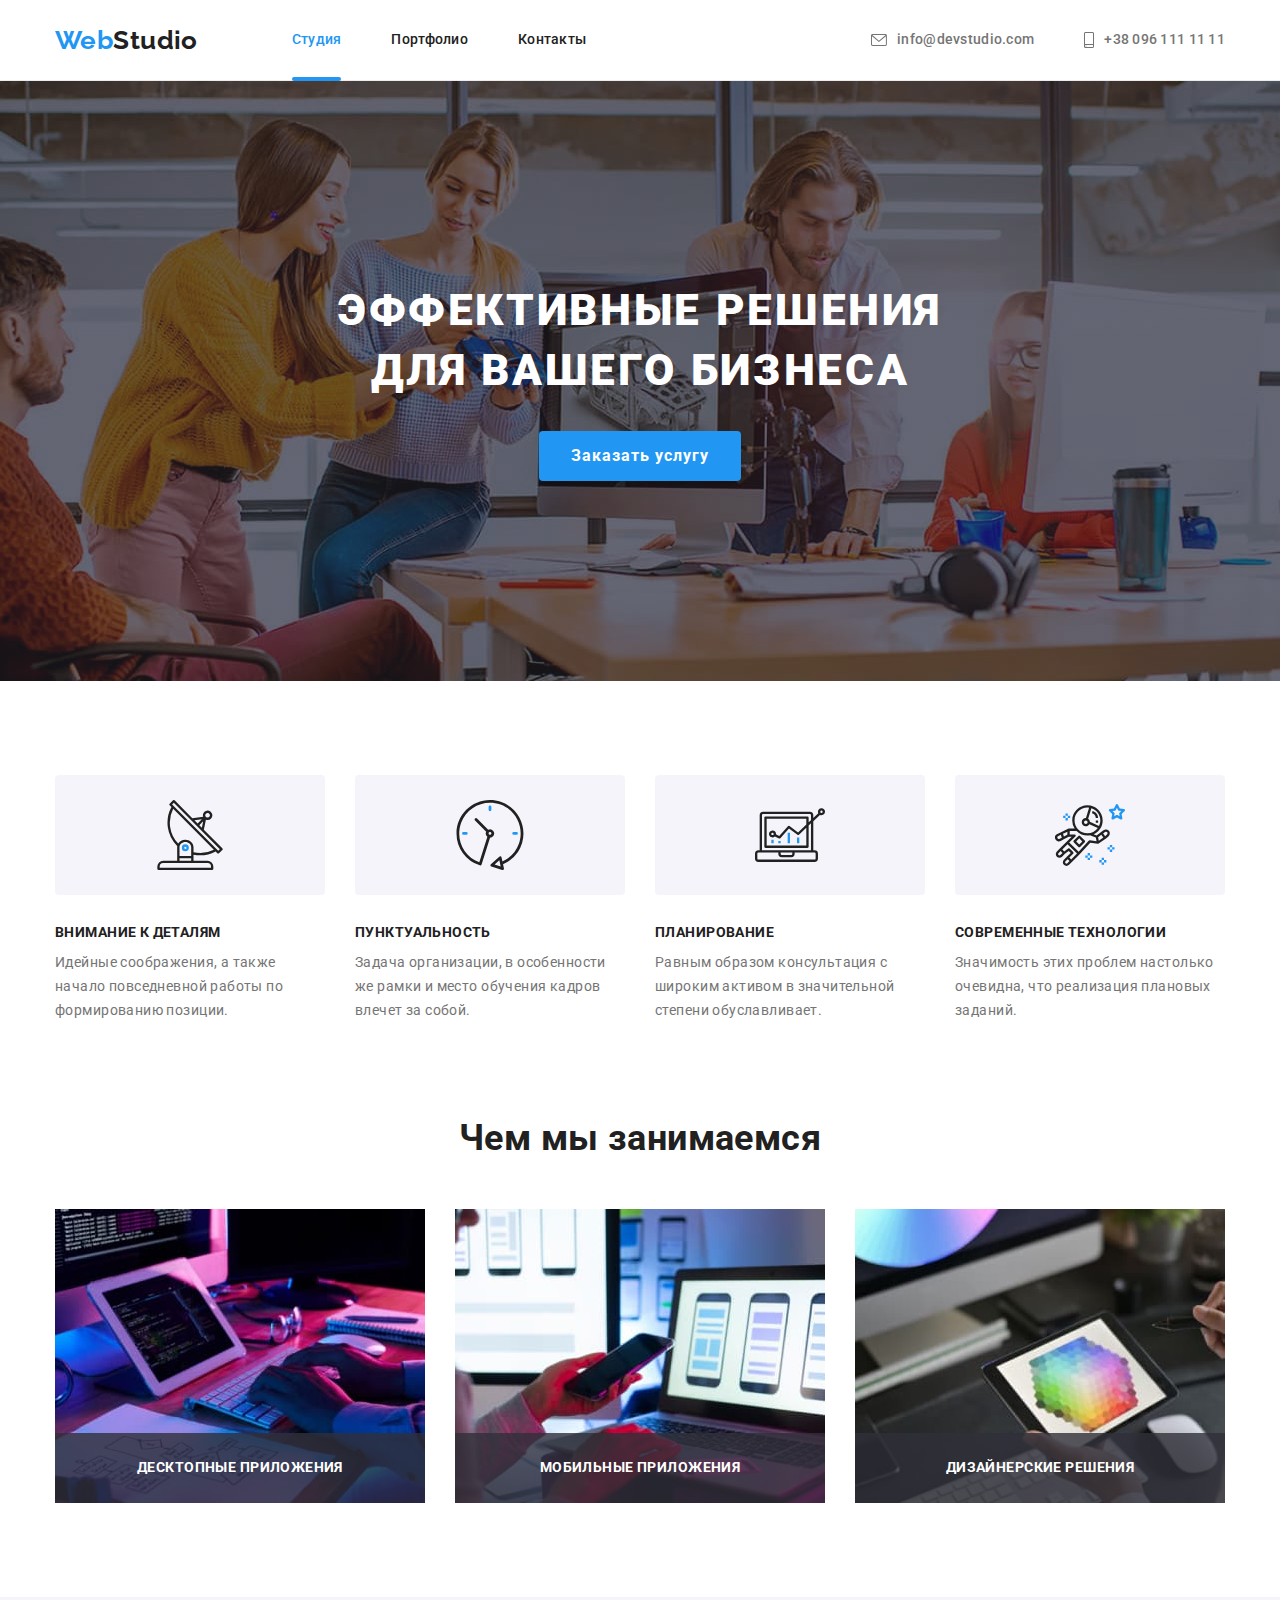
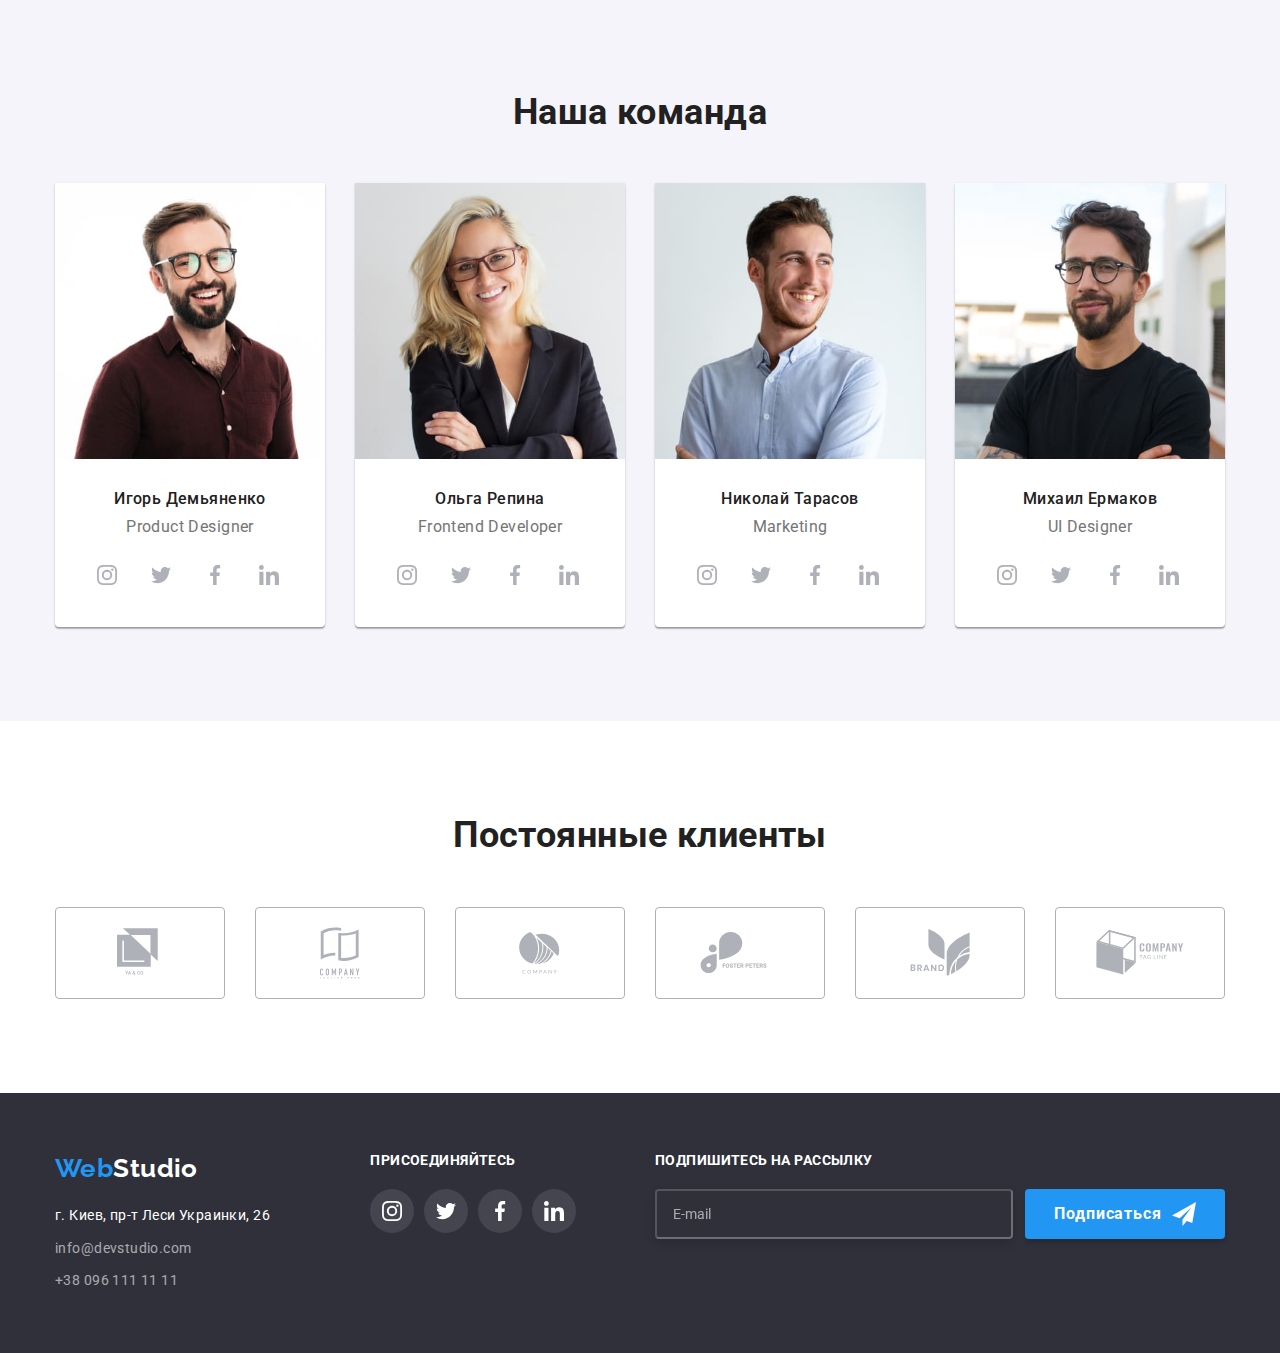
<file: index.html>
<!DOCTYPE html>
<html lang="ru">
  <head>
    <meta charset="UTF-8" />
    <meta name="viewport" content="width=device-width, initial-scale=1.0" />
    <link
      href="https://fonts.googleapis.com/css2?family=Raleway:wght@700&family=Roboto:wght@400;500;700;900&display=swap"
      rel="stylesheet"
    />
    <link
      rel="stylesheet"
      href="https://cdnjs.cloudflare.com/ajax/libs/modern-normalize/1.0.0/modern-normalize.min.css"
    />
    <link rel="stylesheet" href="./css/styles.min.css" />
    <title>WebStudio</title>
  </head>
  <body>
    <!--Header-->
    <header class="header">
      <div class="container">
        <a class="logo" href="./index.html"
          ><span class="logo__text">Web</span>Studio</a
        >
        <button class="logo__button" type="button" data-menu-button>
          <svg class="logo__icon" width="40" height="40">
            <use class="icon-menu" href="./images/icons.svg#icon-menu"></use>
            <use class="icon-cross" href="./images/icons.svg#icon-closeM"></use>
          </svg>
        </button>
        <div class="header-content">
          <nav class="main-nav">
            <ul class="nav-list list">
              <li class="nav-list__item nav-list__item--current">
                <a class="nav-list__link link" href="./index.html">Студия</a>
              </li>
              <li class="nav-list__item">
                <a class="nav-list__link link" href="./portfolio.html"
                  >Портфолио</a
                >
              </li>
              <li class="nav-list__item">
                <a class="nav-list__link link" href="">Контакты</a>
              </li>
            </ul>
          </nav>
          <ul class="list contact-list">
            <li class="contact-list__item">
              <a
                class="contact-list__link link"
                href="mailto:info@devstudio.com"
              >
                <svg class="contact-list__icon icon" width="16" height="12">
                  <use href="./images/icons.svg#icon-envelope"></use>
                </svg>
                info@devstudio.com
              </a>
            </li>
            <li class="contact-list__item">
              <a class="contact-list__link link" href="tel:+380961111111">
                <svg class="contact-list__icon icon" width="10" height="16">
                  <use href="./images/icons.svg#icon-smartphone"></use>
                </svg>
                +38 096 111 11 11</a
              >
            </li>
          </ul>
        </div>
        <div class="mobile-menu" data-menu>
          <ul class="mobile-menu__nav list">
            <li class="mobile-menu__item mobile-menu__item--current">
              <a class="link" href="./index.html">Студия</a>
            </li>
            <li class="mobile-menu__item">
              <a class="link" href="./portfolio.html">Портфолио</a>
            </li>
            <li class="mobile-menu__item">
              <a class="link" href="">Контакты</a>
            </li>
          </ul>
          <div>
            <ul class="mobile-menu__contacts list">
              <li class="mobile-menu__item">
                <a class="mobile-menu__phone-num link" href="tel:+380961111111"
                  >+38 096 111 11 11</a
                >
              </li>
              <li class="mobile-menu__item">
                <a class="link" href="mailto:info@devstudio.com"
                  >info@devstudio.com</a
                >
              </li>
            </ul>
            <ul class="mobile-menu__social list">
              <li class="item">
                <a class="link" href="">Instagram</a
                ><span class="mobile-menu__social-line">|</span>
              </li>
              <li class="item">
                <a class="link" href="">Twitter</a
                ><span class="mobile-menu__social-line">|</span>
              </li>
              <li class="item">
                <a class="link" href="">Facebook</a
                ><span class="mobile-menu__social-line">|</span>
              </li>
              <li class="item"><a class="link" href="">LinkedIn</a></li>
            </ul>
          </div>
        </div>
      </div>
    </header>

    <main>
      <!--Hero-->
      <section class="hero section overlay-hero">
        <div class="container">
          <h1 class="hero__title">Эффективные решения для вашего бизнеса</h1>
          <button class="hero__button" data-modal-open type="button">
            Заказать услугу
          </button>
          <div class="backdrop is-hidden" data-modal>
            <div class="modal">
              <form class="modal-content">
                <p class="modal-content__title">
                  Оставьте свои данные, мы вам перезвоним
                </p>
                <label class="modal-content__label"
                  >Имя
                  <input class="modal-content__input" type="text" name="name" />
                  <svg class="modal-content__icon" width="18" height="18">
                    <use href="./images/icons.svg#person-black"></use>
                  </svg>
                </label>

                <label class="modal-content__label">
                  Телефон
                  <input
                    class="modal-content__input"
                    type="tel"
                    name="phone-number"
                  />
                  <svg class="modal-content__icon" width="18" height="18">
                    <use href="./images/icons.svg#phone-black"></use>
                  </svg>
                </label>

                <label class="modal-content__label"
                  >Почта
                  <input
                    class="modal-content__input"
                    type="email"
                    name="email"
                  />
                  <svg class="modal-content__icon" width="18" height="18">
                    <use href="./images/icons.svg#email-black"></use>
                  </svg>
                </label>

                <label for="modal-content-comment" class="modal-content__label"
                  >Комментарий
                  <textarea
                    class="modal-content__input"
                    name="comment"
                    id="modal-content-comment"
                    rows="6"
                    placeholder="Введите текст"
                  >
                  </textarea>
                </label>

                <label class="modal-content__checkbox-label">
                  <input class="modal-content__checkbox" type="checkbox" />
                  <span class="modal-content__checkbox-icon"></span> Соглашаюсь
                  с рассылкой и принимаю
                  <a class="modal-content__checkbox-link" href=""
                    >Условия договора</a
                  >
                </label>
                <button class="modal-content__submit-button" type="submit">
                  Отправить
                </button>
              </form>
              <button
                class="modal-content__close-button"
                data-modal-close
                type="button"
              >
                <svg
                  class="modal-content__close-button-icon"
                  width="18"
                  height="18"
                >
                  <use href="./images/icons.svg#icon-close"></use>
                </svg>
              </button>
            </div>
          </div>
        </div>
      </section>

      <!--features-->
      <section class="features section">
        <div class="container">
          <h2 class="visually-hidden">Особенности</h2>
          <ul class="features__list list">
            <li class="features__item">
              <div class="features__icon-bg">
                <svg class="features__icon" width="70" height="70">
                  <use href="./images/icons.svg#icon-antenna"></use>
                </svg>
              </div>
              <h3 class="features__title">Внимание к деталям</h3>
              <p>
                Идейные соображения, а также начало повседневной работы по
                формированию позиции.
              </p>
            </li>
            <li class="features__item">
              <div class="features__icon-bg">
                <svg class="features__icon" width="70" height="70">
                  <use href="./images/icons.svg#icon-clock"></use>
                </svg>
              </div>
              <h3 class="features__title">Пунктуальность</h3>
              <p>
                Задача организации, в особенности же рамки и место обучения
                кадров влечет за собой.
              </p>
            </li>
            <li class="features__item">
              <div class="features__icon-bg">
                <svg class="features__icon" width="70" height="70">
                  <use href="./images/icons.svg#icon-diagram"></use>
                </svg>
              </div>
              <h3 class="features__title">Планирование</h3>
              <p>
                Равным образом консультация с широким активом в значительной
                степени обуславливает.
              </p>
            </li>
            <li class="features__item">
              <div class="features__icon-bg">
                <svg class="features__icon" width="70" height="70">
                  <use href="./images/icons.svg#icon-astronaut"></use>
                </svg>
              </div>
              <h3 class="features__title">Современные технологии</h3>
              <p>
                Значимость этих проблем настолько очевидна, что реализация
                плановых заданий.
              </p>
            </li>
          </ul>
        </div>
      </section>

      <!--What are we doing-->
      <section class="occupation">
        <div class="container">
          <h2 class="occupation__title">Чем мы занимаемся</h2>
          <ul class="occupation__list list">
            <li class="occupation__item">
              <img
                srcset="
                  ./images/we-doing/we-do1-370.jpg 1x,
                  ./images/we-doing/we-do1-740.jpg 2x
                "
                src="./images/we-doing/we-do1-370.jpg"
                alt="Разработка"
                width="370"
              />
              <div class="occupation__text">
                <p>Десктопные приложения</p>
              </div>
            </li>
            <li class="occupation__item">
              <img
                srcset="
                  ./images/we-doing/we-do2-370.jpg 1x,
                  ./images/we-doing/we-do2-740.jpg 2x
                "
                src="./images/we-doing/we-do2-370.jpg"
                alt="Планирование"
                width="370"
              />
              <div class="occupation__text">
                <p>Мобильные приложения</p>
              </div>
            </li>
            <li class="occupation__item">
              <img
                srcset="
                  ./images/we-doing/we-do3-370.jpg 1x,
                  ./images/we-doing/we-do3-740.jpg 2x
                "
                src="./images/we-doing/we-do3-370.jpg"
                alt="Дизайн"
                width="370"
              />
              <div class="occupation__text">
                <p>Дизайнерские решения</p>
              </div>
            </li>
          </ul>
        </div>
      </section>

      <!--Our Team-->
      <section class="team section">
        <div class="container">
          <h2 class="team__title">Наша команда</h2>
          <ul class="team__list list">
            <li class="team-item">
              <img
                srcset="
                  ./images/team/ProductDesigner-450.jpg 1x,
                  ./images/team/ProductDesigner-900.jpg 2x
                "
                src="./images/team/ProductDesigner-450.jpg"
                alt="Фото дезайнера продукта Игоря Демьяненко"
                width="270"
              />
              <h3 class="team-item__title">Игорь Демьяненко</h3>
              <p class="team-item__text">Product Designer</p>
              <ul class="social-net list">
                <li class="social-net__item">
                  <a
                    class="social-net__link"
                    href=""
                    aria-label="Ссилка на instagram"
                    rel="noopener noreferrer nofollow"
                    target="_blank"
                  >
                    <svg class="social-net__icon" width="20" height="20">
                      <use href="./images/icons.svg#icon-instagram"></use>
                    </svg>
                  </a>
                </li>
                <li class="social-net__item">
                  <a
                    class="social-net__link"
                    href=""
                    aria-label="Ссилка на twitter"
                    rel="noopener noreferrer nofollow"
                    target="_blank"
                  >
                    <svg class="social-net__icon" width="20" height="20">
                      <use href="./images/icons.svg#icon-twitter"></use>
                    </svg>
                  </a>
                </li>
                <li class="social-net__item">
                  <a
                    class="social-net__link"
                    href=""
                    aria-label="Ссилка на facebook"
                    rel="noopener noreferrer nofollow"
                    target="_blank"
                  >
                    <svg class="social-net__icon" width="20" height="20">
                      <use href="./images/icons.svg#icon-facebook"></use>
                    </svg>
                  </a>
                </li>
                <li class="social-net__item">
                  <a
                    class="social-net__link"
                    href=""
                    aria-label="Ссилка на linkedin"
                    rel="noopener noreferrer nofollow"
                    target="_blank"
                  >
                    <svg class="social-net__icon" width="20" height="20">
                      <use href="./images/icons.svg#icon-linkedin"></use>
                    </svg>
                  </a>
                </li>
              </ul>
            </li>
            <li class="team-item">
              <img
                srcset="
                  ./images/team/FrontendDeveloper-450.jpg 1x,
                  ./images/team/FrontendDeveloper-900.jpg 2x
                "
                src="./images/team/FrontendDeveloper-450.jpg"
                alt="Фото фронтенд разработчика Ольги Репиной"
                width="270"
              />
              <h3 class="team-item__title">Ольга Репина</h3>
              <p class="team-item__text">Frontend Developer</p>
              <ul class="social-net list">
                <li class="social-net__item">
                  <a
                    class="social-net__link"
                    href=""
                    aria-label="Ссилка на instagram"
                    rel="noopener noreferrer nofollow"
                    target="_blank"
                  >
                    <svg class="social-net__icon" width="20" height="20">
                      <use href="./images/icons.svg#icon-instagram"></use>
                    </svg>
                  </a>
                </li>
                <li class="social-net__item">
                  <a
                    class="social-net__link"
                    href=""
                    aria-label="Ссилка на twitter"
                    rel="noopener noreferrer nofollow"
                    target="_blank"
                  >
                    <svg class="social-net__icon" width="20" height="20">
                      <use href="./images/icons.svg#icon-twitter"></use>
                    </svg>
                  </a>
                </li>
                <li class="social-net__item">
                  <a
                    class="social-net__link"
                    href=""
                    aria-label="Ссилка на facebook"
                    rel="noopener noreferrer nofollow"
                    target="_blank"
                  >
                    <svg class="social-net__icon" width="20" height="20">
                      <use href="./images/icons.svg#icon-facebook"></use>
                    </svg>
                  </a>
                </li>
                <li class="social-net__item">
                  <a
                    class="social-net__link"
                    href=""
                    aria-label="Ссилка на linkedin"
                    rel="noopener noreferrer nofollow"
                    target="_blank"
                  >
                    <svg class="social-net__icon" width="20" height="20">
                      <use href="./images/icons.svg#icon-linkedin"></use>
                    </svg>
                  </a>
                </li>
              </ul>
            </li>
            <li class="team-item">
              <img
                srcset="
                  ./images/team/Marketing-450.jpg 1x,
                  ./images/team/Marketing-900.jpg 2x
                "
                src="./images/team/Marketing-450.jpg"
                alt="Фото маркетолога Николая Тарасова"
                width="270"
              />
              <h3 class="team-item__title">Николай Тарасов</h3>
              <p class="team-item__text">Marketing</p>

              <ul class="social-net list">
                <li class="social-net__item">
                  <a
                    class="social-net__link"
                    href=""
                    aria-label="Ссилка на instagram"
                    rel="noopener noreferrer nofollow"
                    target="_blank"
                  >
                    <svg class="social-net__icon" width="20" height="20">
                      <use href="./images/icons.svg#icon-instagram"></use>
                    </svg>
                  </a>
                </li>
                <li class="social-net__item">
                  <a
                    class="social-net__link"
                    href=""
                    aria-label="Ссилка на twitter"
                    rel="noopener noreferrer nofollow"
                    target="_blank"
                  >
                    <svg class="social-net__icon" width="20" height="20">
                      <use href="./images/icons.svg#icon-twitter"></use>
                    </svg>
                  </a>
                </li>
                <li class="social-net__item">
                  <a
                    class="social-net__link"
                    href=""
                    aria-label="Ссилка на facebook"
                    rel="noopener noreferrer nofollow"
                    target="_blank"
                  >
                    <svg class="social-net__icon" width="20" height="20">
                      <use href="./images/icons.svg#icon-facebook"></use>
                    </svg>
                  </a>
                </li>
                <li class="social-net__item">
                  <a
                    class="social-net__link"
                    href=""
                    aria-label="Ссилка на linkedin"
                    rel="noopener noreferrer nofollow"
                    target="_blank"
                  >
                    <svg class="social-net__icon" width="20" height="20">
                      <use href="./images/icons.svg#icon-linkedin"></use>
                    </svg>
                  </a>
                </li>
              </ul>
            </li>
            <li class="team-item">
              <img
                srcset="
                  ./images/team/UiDesigner-450.jpg 1x,
                  ./images/team/UiDesigner-900.jpg 2x
                "
                src="./images/team/UiDesigner-900.jpg"
                alt="Фото Юай дизайнера Михаила Ермакова"
                width="270"
              />
              <h3 class="team-item__title">Михаил Ермаков</h3>
              <p class="team-item__text">UI Designer</p>
              <ul class="social-net list">
                <li class="social-net__item">
                  <a
                    class="social-net__link"
                    href=""
                    aria-label="Ссилка на instagram"
                    rel="noopener noreferrer nofollow"
                    target="_blank"
                  >
                    <svg class="icon" width="20" height="20">
                      <use href="./images/icons.svg#icon-instagram"></use>
                    </svg>
                  </a>
                </li>
                <li class="social-net__item">
                  <a
                    class="social-net__link"
                    href=""
                    aria-label="Ссилка на twitter"
                    rel="noopener noreferrer nofollow"
                    target="_blank"
                  >
                    <svg class="social-net__icon" width="20" height="20">
                      <use href="./images/icons.svg#icon-twitter"></use>
                    </svg>
                  </a>
                </li>
                <li class="social-net__item">
                  <a
                    class="social-net__link"
                    href=""
                    aria-label="Ссилка на facebook"
                    rel="noopener noreferrer nofollow"
                    target="_blank"
                  >
                    <svg class="social-net__icon" width="20" height="20">
                      <use href="./images/icons.svg#icon-facebook"></use>
                    </svg>
                  </a>
                </li>
                <li class="social-net__item">
                  <a
                    class="social-net__link"
                    href=""
                    aria-label="Ссилка на linkedin"
                    rel="noopener noreferrer nofollow"
                    target="_blank"
                  >
                    <svg class="social-net__icon" width="20" height="20">
                      <use href="./images/icons.svg#icon-linkedin"></use>
                    </svg>
                  </a>
                </li>
              </ul>
            </li>
          </ul>
        </div>
      </section>

      <!-- Постоянные клиенты -->

      <section class="regular-clients section">
        <div class="container">
          <h2 class="regular-clients__title">Постоянные клиенты</h2>
          <ul class="regular-clients__list list">
            <li class="regular-clients__item">
              <a
                class="regular-clients__link"
                href=""
                aria-label="Лого компании 1"
                rel="noopener noreferrer nofollow"
                target="_blank"
              >
                <svg class="regular-clients__icon" width="45" height="50">
                  <use href="./images/icons.svg#icon-logo-1"></use>
                </svg>
              </a>
            </li>
            <li class="regular-clients__item">
              <a
                class="regular-clients__link"
                href=""
                aria-label="Лого компании 2"
                rel="noopener noreferrer nofollow"
                target="_blank"
              >
                <svg class="regular-clients__icon" width="40" height="52">
                  <use href="./images/icons.svg#icon-logo-2"></use>
                </svg>
              </a>
            </li>
            <li class="regular-clients__item">
              <a
                class="regular-clients__link"
                href=""
                aria-label="Лого компании 3"
                rel="noopener noreferrer nofollow"
                target="_blank"
              >
                <svg class="regular-clients__icon" width="41" height="42">
                  <use href="./images/icons.svg#icon-logo-3"></use>
                </svg>
              </a>
            </li>
            <li class="regular-clients__item">
              <a
                class="regular-clients__link"
                href=""
                aria-label="Лого компании 4"
                rel="noopener noreferrer nofollow"
                target="_blank"
              >
                <svg class="regular-clients__icon" width="80" height="42">
                  <use href="./images/icons.svg#icon-logo-4"></use>
                </svg>
              </a>
            </li>
            <li class="regular-clients__item">
              <a
                class="regular-clients__link"
                href=""
                aria-label="Лого компании 5"
                rel="noopener noreferrer nofollow"
                target="_blank"
              >
                <svg class="regular-clients__icon" width="60" height="47">
                  <use href="./images/icons.svg#icon-logo-5"></use>
                </svg>
              </a>
            </li>
            <li class="regular-clients__item">
              <a
                class="regular-clients__link"
                href=""
                aria-label="Лого компании 6"
                rel="noopener noreferrer nofollow"
                target="_blank"
              >
                <svg class="regular-clients__icon" width="88" height="45">
                  <use href="./images/icons.svg#icon-logo-6"></use>
                </svg>
              </a>
            </li>
          </ul>
        </div>
      </section>
    </main>

    <!--Footer-->
    <footer class="footer">
      <div class="container">
        <div class="footer-content">
          <div class="contacts">
            <a class="logo logo--white" href="./index.html"
              ><span class="logo__text">Web</span>Studio</a
            >
            <address class="footer__address">
              <a
                class="link"
                href="https://goo.gl/maps/Tkrdaqp9msqu5Cb39"
                rel="noopener noreferrer nofollow"
                target="_blank"
                >г. Киев, пр-т Леси Украинки, 26</a
              >
            </address>
            <ul class="list footer__contact-list">
              <li class="footer__item">
                <a class="link" href="mailto:info@devstudio.com"
                  >info@devstudio.com</a
                >
              </li>
              <li class="footer__item">
                <a class="link" href="tel:+380961111111">+38 096 111 11 11</a>
              </li>
            </ul>
          </div>

          <div class="join">
            <h3 class="join__title">присоединяйтесь</h3>
            <ul class="join__list list">
              <li class="join__item">
                <a
                  class="join__link"
                  href=""
                  aria-label="Ссилка на instagram"
                  rel="noopener noreferrer nofollow"
                  target="_blank"
                >
                  <svg class="icon" width="20" height="20">
                    <use href="./images/icons.svg#icon-instagram"></use>
                  </svg>
                </a>
              </li>
              <li class="join__item">
                <a
                  class="join__link"
                  href=""
                  aria-label="Ссилка на twitter"
                  rel="noopener noreferrer nofollow"
                  target="_blank"
                >
                  <svg class="icon" width="20" height="20">
                    <use href="./images/icons.svg#icon-twitter"></use>
                  </svg>
                </a>
              </li>
              <li class="join__item">
                <a
                  class="join__link"
                  href=""
                  aria-label="Ссилка на facebook"
                  rel="noopener noreferrer nofollow"
                  target="_blank"
                >
                  <svg class="icon" width="20" height="20">
                    <use href="./images/icons.svg#icon-facebook"></use>
                  </svg>
                </a>
              </li>
              <li class="join__item">
                <a
                  class="join__link"
                  href=""
                  aria-label="Ссилка на linkedin"
                  rel="noopener noreferrer nofollow"
                  target="_blank"
                >
                  <svg class="icon" width="20" height="20">
                    <use href="./images/icons.svg#icon-linkedin"></use>
                  </svg>
                </a>
              </li>
            </ul>
          </div>

          <div class="form-container">
            <form class="subscribe-form">
              <div class="subscribe-container">
                <label class="subscribe-form__label" for="subsribe-email"
                  >Подпишитесь на рассылку</label
                >
                <input
                  class="subscribe-form__input"
                  type="email"
                  name="email"
                  required
                  placeholder="E-mail"
                  id="subsribe-email"
                />
              </div>
              <button class="subscribe-form__button" type="submit">
                Подписаться
                <svg class="subscribe-form__icon" width="24" height="24">
                  <use href="./images/icons.svg#icon-send"></use>
                </svg>
              </button>
            </form>
          </div>
        </div>
      </div>
    </footer>
    <script src="./js/modal.js"></script>
    <script src="./js/menu.js"></script>
  </body>
</html>
</file>
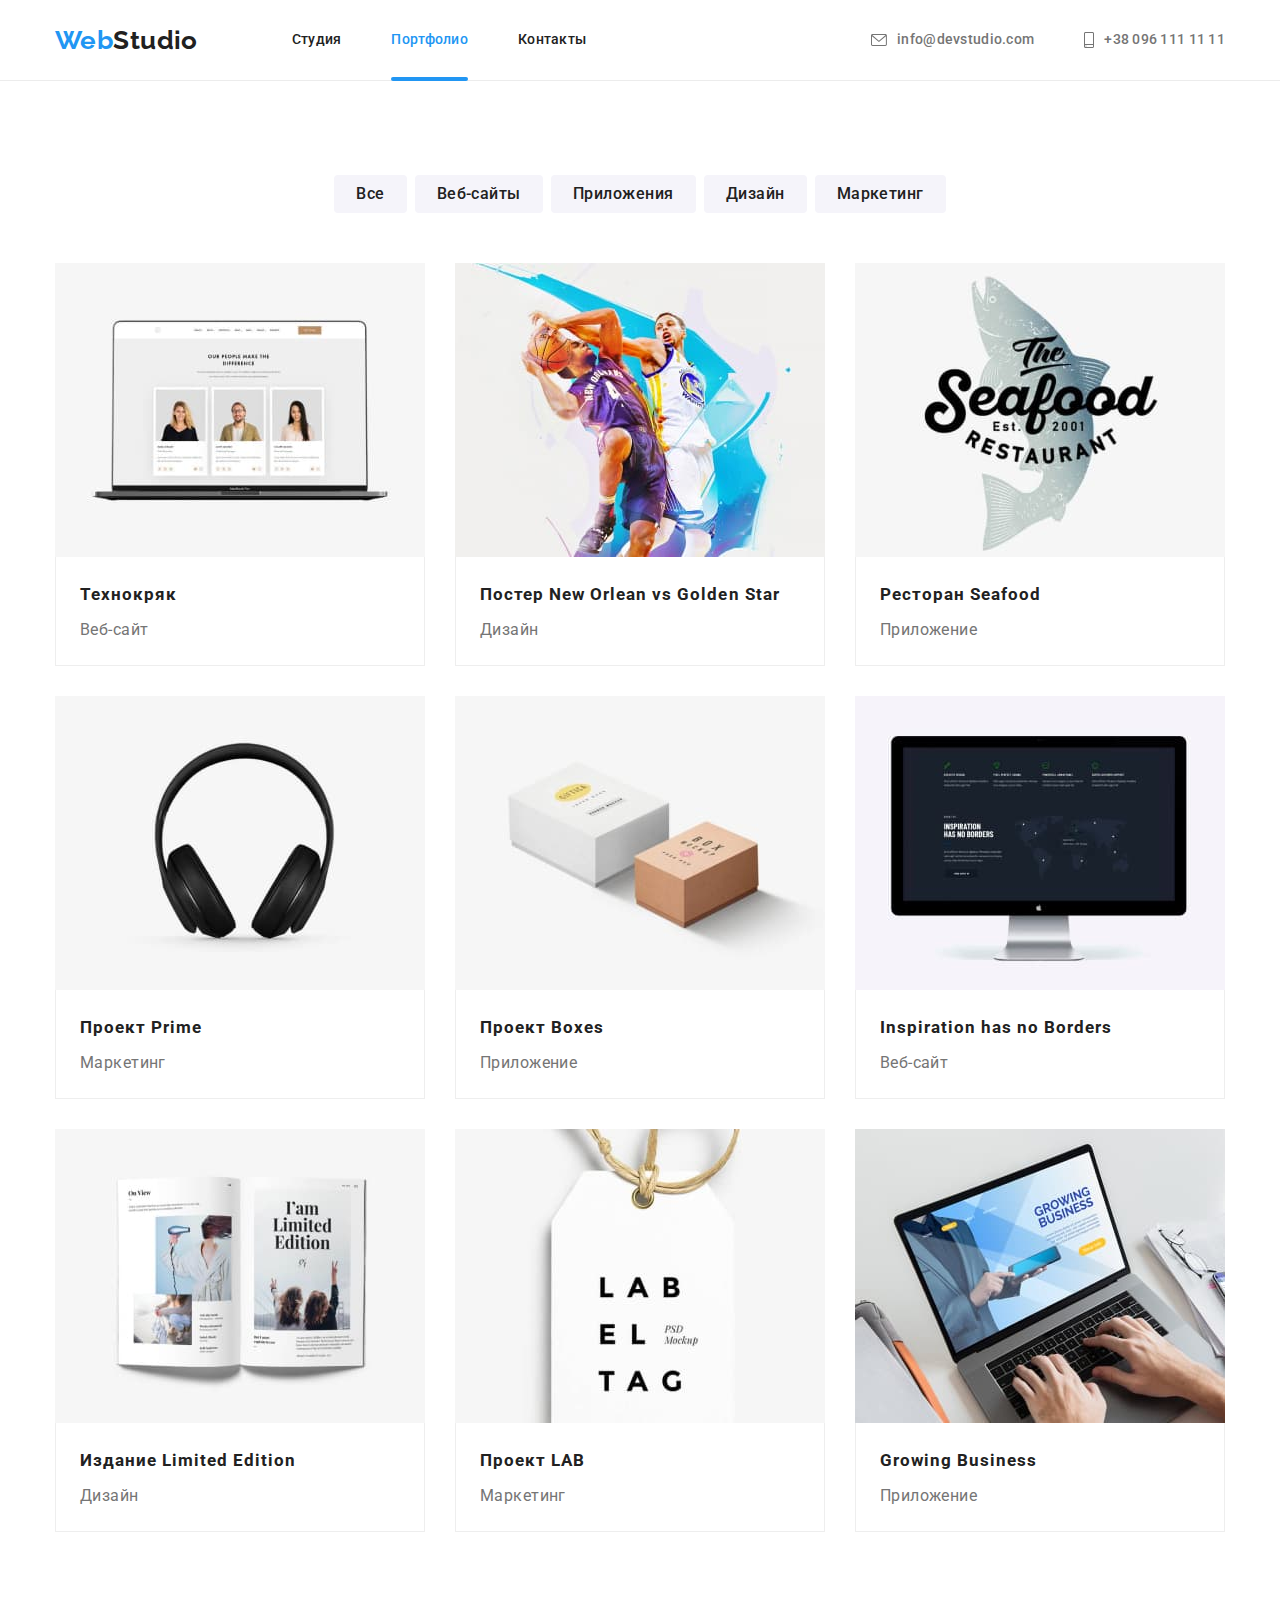
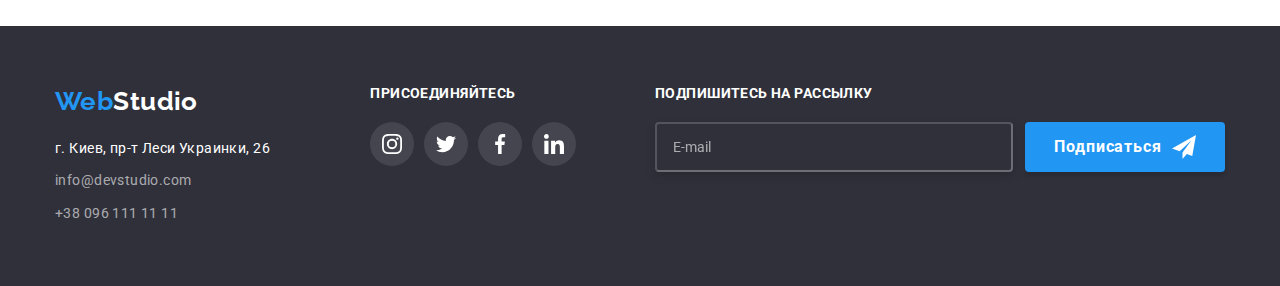
<file: portfolio.html>
<!DOCTYPE html>
<html lang="en">
  <head>
    <meta charset="UTF-8" />
    <meta http-equiv="X-UA-Compatible" content="IE=edge" />
    <meta name="viewport" content="width=device-width, initial-scale=1.0" />
    <!-- <link rel="preconnect" href="https://fonts.gstatic.com" /> -->
    <link
      href="https://fonts.googleapis.com/css2?family=Raleway:wght@700&family=Roboto:wght@400;500;700;900&display=swap"
      rel="stylesheet"
    />
    <link
      rel="stylesheet"
      href="https://cdnjs.cloudflare.com/ajax/libs/modern-normalize/1.0.0/modern-normalize.min.css"
    />
    <link rel="stylesheet" href="./css/styles.css" />
    <title>Portfolio</title>
  </head>
  <body>
    <!--Header-->
    <header class="header">
      <div class="container">
        <a class="logo" href="./index.html"
          ><span class="logo__text">Web</span>Studio</a
        >
        <button class="logo__button" type="button" data-menu-button>
          <svg class="logo__icon" width="40" height="40">
            <use class="icon-menu" href="./images/icons.svg#icon-menu"></use>
            <use class="icon-cross" href="./images/icons.svg#icon-closeM"></use>
            >
          </svg>
        </button>
        <div class="header-content">
          <nav class="main-nav">
            <ul class="nav-list list">
              <li class="nav-list__item">
                <a class="nav-list__link link" href="./index.html">Студия</a>
              </li>
              <li class="nav-list__item nav-list__item--current">
                <a class="nav-list__link link" href="./portfolio.html"
                  >Портфолио</a
                >
              </li>
              <li class="nav-list__item">
                <a class="nav-list__link link" href="">Контакты</a>
              </li>
            </ul>
          </nav>
          <ul class="list contact-list">
            <li class="contact-list__item">
              <a
                class="contact-list__link link"
                href="mailto:info@devstudio.com"
              >
                <svg class="contact-list__icon icon" width="16" height="12">
                  <use href="./images/icons.svg#icon-envelope"></use>
                </svg>
                info@devstudio.com
              </a>
            </li>
            <li class="contact-list__item">
              <a class="contact-list__link link" href="tel:+380961111111">
                <svg class="contact-list__icon icon" width="10" height="16">
                  <use href="./images/icons.svg#icon-smartphone"></use>
                </svg>
                +38 096 111 11 11</a
              >
            </li>
          </ul>
        </div>
        <div class="mobile-menu" data-menu>
          <ul class="mobile-menu__nav list">
            <li class="mobile-menu__item">
              <a class="link" href="./index.html">Студия</a>
            </li>
            <li class="mobile-menu__item mobile-menu__item--current">
              <a class="link" href="./portfolio.html">Портфолио</a>
            </li>
            <li class="mobile-menu__item">
              <a class="link" href="">Контакты</a>
            </li>
          </ul>
          <div>
            <ul class="mobile-menu__contacts list">
              <li class="mobile-menu__item">
                <a class="mobile-menu__phone-num link" href="tel:+380961111111"
                  >+38 096 111 11 11</a
                >
              </li>
              <li class="mobile-menu__item">
                <a class="link" href="mailto:info@devstudio.com"
                  >info@devstudio.com</a
                >
              </li>
            </ul>
            <ul class="mobile-menu__social list">
              <li class="item">
                <a class="link" href="">Instagram</a
                ><span class="mobile-menu__social-line">|</span>
              </li>
              <li class="item">
                <a class="link" href="">Twitter</a
                ><span class="mobile-menu__social-line">|</span>
              </li>
              <li class="item">
                <a class="link" href="">Facebook</a
                ><span class="mobile-menu__social-line">|</span>
              </li>
              <li class="item"><a class="link" href="">LinkedIn</a></li>
            </ul>
          </div>
        </div>
      </div>
    </header>

    <!-- Our works -->
    <main>
      <section class="our-works section">
        <div class="container">
          <h1 class="visually-hidden">Наши Работы</h1>
          <ul class="filter-list list">
            <li class="filter-list__item">
              <button class="filter-list__button button" type="button">
                Все
              </button>
            </li>
            <li class="filter-list__item">
              <button class="filter-list__button button" type="button">
                Веб-сайты
              </button>
            </li>
            <li class="filter-list__item">
              <button class="filter-list__button button" type="button">
                Приложения
              </button>
            </li>
            <li class="filter-list__item">
              <button class="filter-list__button button" type="button">
                Дизайн
              </button>
            </li>
            <li class="filter-list__item">
              <button class="filter-list__button button" type="button">
                Маркетинг
              </button>
            </li>
          </ul>

          <ul class="our-works__list list">
            <li class="our-works__item">
              <a class="our-works__link link" href="">
                <div class="our-works__thumb">
                  <img
                    srcset="
                      ./images/portfolio/img1-370.jpg 1x,
                      ./images/portfolio/img1-740.jpg 2x
                    "
                    src="./images/portfolio/img1-370.jpg"
                    alt="Технокряк"
                  />
                  <div class="our-works__overlay">
                    <p class="our-works__description">
                      Технокряк это современная площадка распространения
                      коронавируса. Компании используют эту платформу для
                      цифрового шпионажа и атак на защищённые сервера
                      конкурентов.
                    </p>
                  </div>
                </div>
                <div class="our-works__content">
                  <h2 class="our-works__title">Технокряк</h2>
                  <p class="our-works__text">Веб-сайт</p>
                </div>
              </a>
            </li>
            <li class="our-works__item">
              <a class="our-works__link link" href="">
                <img
                  srcset="
                    ./images/portfolio/img2-370.jpg 1x,
                    ./images/portfolio/img2-740.jpg 2x
                  "
                  src="./images/portfolio/img2-370.jpg"
                  alt="Постер New Orlean"
                />
                <div class="our-works__content">
                  <h2 class="our-works__title">
                    Постер New Orlean vs Golden Star
                  </h2>
                  <p class="our-works__text">Дизайн</p>
                </div>
              </a>
            </li>
            <li class="our-works__item">
              <a class="our-works__link link" href="">
                <img
                  srcset="
                    ./images/portfolio/img3-370.jpg 1x,
                    ./images/portfolio/img3-740.jpg 2x
                  "
                  src="./images/portfolio/img3-370.jpg"
                  alt="Ресторан Seafood"
                />
                <div class="our-works__content">
                  <h2 class="our-works__title">Ресторан Seafood</h2>
                  <p class="our-works__text">Приложение</p>
                </div>
              </a>
            </li>
            <li class="our-works__item">
              <a class="our-works__link link" href="">
                <img
                  srcset="
                    ./images/portfolio/img4-370.jpg 1x,
                    ./images/portfolio/img4-740.jpg 2x
                  "
                  src="./images/portfolio/img4-370.jpg "
                  alt="Проект Prime"
                />
                <div class="our-works__content">
                  <h2 class="our-works__title">Проект Prime</h2>
                  <p class="our-works__text">Маркетинг</p>
                </div>
              </a>
            </li>
            <li class="our-works__item">
              <a class="our-works__link link" href="">
                <img
                  srcset="
                    ./images/portfolio/img5-370.jpg 1x,
                    ./images/portfolio/img5-740.jpg 2x
                  "
                  src="./images/portfolio/img5-370.jpg"
                  alt="Проект Boxes"
                />
                <div class="our-works__content">
                  <h2 class="our-works__title">Проект Boxes</h2>
                  <p class="our-works__text">Приложение</p>
                </div>
              </a>
            </li>
            <li class="our-works__item">
              <a class="our-works__link link" href="">
                <img
                  srcset="
                    ./images/portfolio/img6-370.jpg 1x,
                    ./images/portfolio/img6-740.jpg 2x
                  "
                  src="./images/portfolio/img6-370.jpg"
                  alt="Inspiration has no Borders"
                />
                <div class="our-works__content">
                  <h2 class="our-works__title">Inspiration has no Borders</h2>
                  <p class="our-works__text">Веб-сайт</p>
                </div>
              </a>
            </li>
            <li class="our-works__item">
              <a class="our-works__link link" href="">
                <img
                  srcset="
                    ./images/portfolio/img7-370.jpg 1x,
                    ./images/portfolio/img7-740.jpg 2x
                  "
                  src="./images/portfolio/img7-370.jpg"
                  alt="Издание Limited Edition"
                />
                <div class="our-works__content">
                  <h2 class="our-works__title">Издание Limited Edition</h2>
                  <p class="our-works__text">Дизайн</p>
                </div>
              </a>
            </li>
            <li class="our-works__item">
              <a class="our-works__link link" href="">
                <img
                  srcset="
                    ./images/portfolio/img8-370.jpg 1x,
                    ./images/portfolio/img8-740.jpg 2x
                  "
                  src="./images/portfolio/img8-370.jpg"
                  alt="Проект LAB"
                />
                <div class="our-works__content">
                  <h2 class="our-works__title">Проект LAB</h2>
                  <p class="our-works__text">Маркетинг</p>
                </div>
              </a>
            </li>
            <li class="our-works__item">
              <a class="our-works__link link" href="">
                <img
                  srcset="
                    ./images/portfolio/img9-370.jpg 1x,
                    ./images/portfolio/img9-740.jpg 2x
                  "
                  src="./images/portfolio/img9-370.jpg"
                  alt="Growing Business"
                />
                <div class="our-works__content">
                  <h2 class="our-works__title">Growing Business</h2>
                  <p class="our-works__text">Приложение</p>
                </div>
              </a>
            </li>
          </ul>
        </div>
      </section>
    </main>

    <!--Footer-->
    <footer class="footer">
      <div class="container">
        <div class="footer-content">
          <div class="contacts">
            <a class="logo logo--white" href="./index.html"
              ><span class="logo__text">Web</span>Studio</a
            >
            <address class="footer__address">
              <a
                class="link"
                href="https://goo.gl/maps/Tkrdaqp9msqu5Cb39"
                rel="noopener noreferrer nofollow"
                target="_blank"
                >г. Киев, пр-т Леси Украинки, 26</a
              >
            </address>
            <ul class="list footer__contact-list">
              <li class="footer__item">
                <a class="link" href="mailto:info@devstudio.com"
                  >info@devstudio.com</a
                >
              </li>
              <li class="footer__item">
                <a class="link" href="tel:+380961111111">+38 096 111 11 11</a>
              </li>
            </ul>
          </div>

          <div class="join">
            <h3 class="join__title">присоединяйтесь</h3>
            <ul class="join__list list">
              <li class="join__item">
                <a
                  class="join__link"
                  href=""
                  aria-label="Ссилка на instagram"
                  rel="noopener noreferrer nofollow"
                  target="_blank"
                >
                  <svg class="icon" width="20" height="20">
                    <use href="./images/icons.svg#icon-instagram"></use>
                  </svg>
                </a>
              </li>
              <li class="join__item">
                <a
                  class="join__link"
                  href=""
                  aria-label="Ссилка на twitter"
                  rel="noopener noreferrer nofollow"
                  target="_blank"
                >
                  <svg class="icon" width="20" height="20">
                    <use href="./images/icons.svg#icon-twitter"></use>
                  </svg>
                </a>
              </li>
              <li class="join__item">
                <a
                  class="join__link"
                  href=""
                  aria-label="Ссилка на facebook"
                  rel="noopener noreferrer nofollow"
                  target="_blank"
                >
                  <svg class="icon" width="20" height="20">
                    <use href="./images/icons.svg#icon-facebook"></use>
                  </svg>
                </a>
              </li>
              <li class="join__item">
                <a
                  class="join__link"
                  href=""
                  aria-label="Ссилка на linkedin"
                  rel="noopener noreferrer nofollow"
                  target="_blank"
                >
                  <svg class="icon" width="20" height="20">
                    <use href="./images/icons.svg#icon-linkedin"></use>
                  </svg>
                </a>
              </li>
            </ul>
          </div>

          <div class="form-container">
            <form class="subscribe-form">
              <div class="subscribe-container">
                <label class="subscribe-form__label" for="subsribe-email"
                  >Подпишитесь на рассылку</label
                >
                <input
                  class="subscribe-form__input"
                  type="email"
                  name="email"
                  required
                  placeholder="E-mail"
                  id="subsribe-email"
                />
              </div>
              <button class="subscribe-form__button" type="submit">
                Подписаться
                <svg class="subscribe-form__icon" width="24" height="24">
                  <use href="./images/icons.svg#icon-send"></use>
                </svg>
              </button>
            </form>
          </div>
        </div>
      </div>
    </footer>
    <script src="./js/menu.js"></script>
  </body>
</html>
</file>
<file: css/styles.css>
:root {
  --main-text-color: #757575;
  --accent-color: #2196f3;
  --secondary-text-color: #212121;
  --primary-white-color: #ffffff;
  --dark-background-color: #2f303a;
  --secondary-background-color: #f5f4fa;
}

.visually-hidden {
  position: absolute !important;
  clip: rect(1px 1px 1px 1px);
  clip: rect(1px, 1px, 1px, 1px);
  padding: 0 !important;
  border: 0 !important;
  height: 1px !important;
  width: 1px !important;
  overflow: hidden;
}

ul,
p,
h1,
h2,
h3,
h4,
h5,
h6 {
  margin: 0;
  padding: 0;
}

img {
  display: block;
  width: 100%;
  height: auto;
}

.list {
  list-style: none;
}

.link {
  text-decoration: none;
  color: inherit;
}

body {
  font-family: "Roboto", sans-serif;
  font-weight: 400;
  font-size: 14px;
  line-height: 1.71;
  letter-spacing: 0.03em;
  color: var(--main-text-color);
}

.header {
  position: relative;
  border-bottom: solid 1px #ececec;
  transition-property: color;
  transition-duration: 250ms;
  transition-timing-function: cubic-bezier(0.4, 0, 0.2, 1);
}

.header > .container {
  display: flex;
  align-items: center;
}

.logo {
  display: block;
  margin-right: 94px;
  font-family: "Raleway", sans-serif;
  font-weight: 700;
  font-size: 26px;
  line-height: 1.19;
  color: var(--secondary-text-color);
  text-decoration: none;
}

.logo--white {
  color: var(--primary-white-color);
  margin-bottom: 20px;
}

.logo__text {
  color: var(--accent-color);
}

.logo__button {
  margin-left: auto;
  border: none;
  padding-top: 10px;
  padding-bottom: 10px;
  background-color: transparent;
  z-index: 998;
}

.logo__button:hover, .logo__button:focus {
  cursor: pointer;
}

.logo__button:hover .logo__icon,
.logo__button:focus .logo__icon {
  fill: var(--accent-color);
}

@media screen and (min-width: 767.98px) {
  .logo__button {
    display: none;
  }
}

.logo__button.is-open .icon-cross {
  display: block;
}

.logo__button.is-open .icon-menu {
  display: none;
}

.icon-cross {
  display: none;
}

.logo__icon {
  transition-property: fill;
  transition-duration: 250ms;
  transition-timing-function: cubic-bezier(0.4, 0, 0.2, 1);
}

.main-nav {
  display: flex;
  align-items: center;
}

.nav-list {
  display: flex;
  font-weight: 500;
  font-size: 14px;
  line-height: 1.14;
  letter-spacing: 0.02em;
  color: var(--secondary-text-color);
}

.nav-list__item:not(:last-child) {
  margin-right: 50px;
}

.nav-list__link {
  display: block;
  padding-top: 32px;
  padding-bottom: 32px;
  transition-property: color;
  transition-duration: 250ms;
  transition-timing-function: cubic-bezier(0.4, 0, 0.2, 1);
}

.nav-list__link:hover, .nav-list__link:focus {
  color: var(--accent-color);
}

.nav-list__item--current {
  position: relative;
  color: var(--accent-color);
}

.nav-list__item--current::after {
  position: absolute;
  bottom: -1px;
  content: "";
  display: block;
  width: 100%;
  height: 4px;
  border-radius: 2px;
  background-color: var(--accent-color);
}

.contact-list {
  display: flex;
  margin-left: auto;
  font-weight: 500;
  font-size: 14px;
  line-height: 1.14;
  letter-spacing: 0.02em;
}

.contact-list__link {
  display: flex;
  align-items: center;
  padding-top: 32px;
  padding-bottom: 32px;
  transition-property: color;
  transition-duration: 250ms;
  transition-timing-function: cubic-bezier(0.4, 0, 0.2, 1);
}

@media screen and (min-width: 768px) and (max-width: 1199.98px) {
  .contact-list__link {
    padding-top: 0;
    padding-bottom: 0;
  }
}

.contact-list__icon {
  margin-right: 10px;
  fill: currentColor;
}

.contact-list__link:hover, .contact-list__link:focus {
  fill: var(--accent-color);
  color: var(--accent-color);
}

.contact-list__item:not(:last-child) {
  margin-right: 50px;
}

@media screen and (min-width: 768px) and (max-width: 1199.98px) {
  .contact-list__item:not(:last-child) {
    margin-right: 0;
    margin-bottom: 10px;
  }
}

@media screen and (min-width: 768px) and (max-width: 1199.98px) {
  .contact-list {
    display: block;
  }
}

.mobile-menu {
  position: fixed;
  display: flex;
  flex-direction: column;
  justify-content: space-between;
  top: 0;
  left: 0;
  width: 100%;
  height: 100vh;
  padding: 48px 40px;
  background-color: #fff;
  z-index: 997;
  transform: translateX(100%);
  transition: transform 250ms cubic-bezier(0.4, 0, 0.2, 1);
}

.mobile-menu.is-open {
  transform: translateX(0);
}

@media screen and (min-width: 767.98px) {
  .mobile-menu {
    display: none;
  }
}

.mobile-menu-Js-noScroll {
  overflow: hidden;
}

.mobile-menu__nav {
  font-weight: 500;
  font-size: 34px;
  line-height: 1.17;
  letter-spacing: 0.02em;
  color: var(--secondary-text-color);
}

.mobile-menu__item:not(:last-child) {
  margin-bottom: 32px;
}

.mobile-menu__contacts {
  font-weight: 500;
  font-size: 24px;
  line-height: 1.16;
  letter-spacing: 0.02em;
  margin-bottom: 64px;
}

.mobile-menu__phone-num {
  font-weight: 500;
  font-size: 30px;
  line-height: 1.17;
  letter-spacing: 0.02em;
  color: var(--accent-color);
}

.mobile-menu__social {
  font-weight: 500;
  line-height: 1.2;
  letter-spacing: 0.02em;
  display: flex;
  flex-wrap: wrap;
  color: var(--accent-color);
}

.mobile-menu__social .item {
  margin-bottom: 10px;
}

.mobile-menu__social .item:not(:last-child) {
  margin-right: 10px;
}

@media screen and (min-width: 480px) {
  .mobile-menu__social {
    font-size: 18px;
  }
}

.mobile-menu__item--current {
  color: var(--accent-color);
}

.mobile-menu__social-line {
  margin-left: 10px;
  color: rgba(33, 33, 33, 0.2);
}

.hero__title {
  max-width: 700px;
  margin-left: auto;
  margin-right: auto;
  margin-bottom: 30px;
  font-weight: 900;
  font-size: 44px;
  line-height: 1.36;
  letter-spacing: 0.06em;
  text-transform: uppercase;
  color: var(--primary-white-color);
}

@media screen and (max-width: 1199.99px) {
  .hero__title {
    font-size: 26px;
    line-height: 1.62;
    max-width: 360px;
  }
}

.hero__button {
  padding: 10px 32px;
  font-weight: 700;
  font-size: 16px;
  line-height: 1.87;
  letter-spacing: 0.06em;
  box-shadow: 0px 4px 4px rgba(0, 0, 0, 0.15);
  border: none;
  border-radius: 4px;
  color: var(--primary-white-color);
  background-color: var(--accent-color);
  cursor: pointer;
  transition-property: background-color;
  transition-duration: 250ms;
  transition-timing-function: cubic-bezier(0.4, 0, 0.2, 1);
}

.hero__button:hover, .hero__button:hover {
  background-color: #188ce8;
}

.backdrop {
  position: fixed;
  top: 0;
  left: 0;
  width: 100%;
  height: 100%;
  z-index: 2;
  background-color: rgba(0, 0, 0, 0.2);
  opacity: 1;
  transition: opacity 250ms cubic-bezier(0.4, 0, 0.2, 1);
}

.backdrop.is-hidden .modal {
  transform: translate(-50%, -50%) scale(1.1);
}

.backdrop.is-hidden {
  opacity: 0;
  pointer-events: none;
  visibility: hidden;
}

.modal {
  position: relative;
  top: 50%;
  left: 50%;
  padding: 40px;
  z-index: 999;
  background-color: var(--primary-white-color);
  box-shadow: 0px 1px 3px rgba(0, 0, 0, 0.12), 0px 1px 1px rgba(0, 0, 0, 0.14), 0px 2px 1px rgba(0, 0, 0, 0.2);
  border-radius: 4px;
  transform: translate(-50%, -50%) scale(1);
  transition: transform 250ms cubic-bezier(0.4, 0, 0.2, 1);
}

@media screen and (max-width: 479.98px) {
  .modal {
    margin-right: 15px;
  }
}

@media screen and (min-width: 480px) and (max-width: 1199.98px) {
  .modal {
    width: 450px;
    height: 609px;
  }
}

@media screen and (min-width: 1200px) {
  .modal {
    width: 528px;
    height: 581px;
  }
}

.modal-content {
  display: flex;
  flex-direction: column;
  align-items: flex-start;
}

.modal-content__title {
  width: 100%;
  margin-bottom: 12px;
  font-weight: 700;
  font-size: 20px;
  line-height: 1.15;
  text-align: center;
  color: var(--secondary-text-color);
}

@media screen and (max-width: 1199.98px) {
  .modal-content__title {
    line-height: 1.5;
  }
}

.modal-content__label {
  width: 100%;
  position: relative;
  font-size: 12px;
  line-height: 1.16;
  letter-spacing: 0.01em;
  text-align: start;
}

.modal-content__label:nth-child(n + 3) {
  margin-top: 10px;
}

.modal-content__icon {
  position: absolute;
  top: 50%;
  left: 12px;
  transition: fill 250ms cubic-bezier(0.4, 0, 0.2, 1);
}

.modal-content__input {
  width: 100%;
  margin-top: 4px;
  padding-top: 11px;
  padding-bottom: 11px;
  padding-left: 42px;
  border: 1px solid rgba(33, 33, 33, 0.2);
  box-sizing: border-box;
  border-radius: 4px;
  resize: none;
  transition: border-color 250ms cubic-bezier(0.4, 0, 0.2, 1);
}

.modal-content__input:hover, .modal-content__input:focus {
  border-color: var(--accent-color);
}

.modal-content__input:hover + .modal-content__icon,
.modal-content__input:focus + .modal-content__icon {
  fill: var(--accent-color);
}

#modal-content-comment {
  padding: 12px 16px;
}

#modal-content-comment::placeholder {
  font-size: 14px;
  line-height: 1.14;
  letter-spacing: 0.01em;
  color: rgba(117, 117, 117, 0.5);
}

@media screen and (max-width: 1199.98px) {
  #modal-content-comment::placeholder {
    font-size: 14px;
    line-height: 1.14;
  }
}

.modal-content__checkbox-label {
  width: 100%;
  margin-top: 20px;
  display: flex;
  align-items: center;
  justify-content: center;
}

@media screen and (max-width: 1199.98px) {
  .modal-content__checkbox-label {
    font-size: 11.9px;
    line-height: 1.16;
  }
}

.modal-content__checkbox {
  position: absolute !important;
  clip: rect(1px 1px 1px 1px);
  clip: rect(1px, 1px, 1px, 1px);
  padding: 0 !important;
  border: 0 !important;
  height: 1px !important;
  width: 1px !important;
  overflow: hidden;
}

.modal-content__checkbox-icon {
  width: 16px;
  height: 15px;
  margin-right: 9px;
  border: 2px solid #000000;
  border-radius: 3px;
}

.modal-content__checkbox-link {
  margin-left: 4px;
  color: var(--accent-color);
  text-decoration: underline;
}

.modal-content__checkbox:checked + .modal-content__checkbox-icon {
  background-image: url(../images/icon-check.svg);
  background-size: contain;
  border-color: var(--accent-color);
  background-color: var(--accent-color);
  background-origin: border-box;
}

.modal-content__submit-button {
  width: 200px;
  margin-left: auto;
  margin-right: auto;
  margin-top: 30px;
  padding-top: 10px;
  padding-bottom: 10px;
  text-align: center;
  font-weight: 700;
  font-size: 16px;
  line-height: 1.87;
  letter-spacing: 0.06em;
  color: var(--primary-white-color);
  background-color: var(--accent-color);
  box-shadow: 0px 4px 4px rgba(0, 0, 0, 0.15);
  border-radius: 4px;
  border: none;
  transition: background-color 250ms cubic-bezier(0.4, 0, 0.2, 1);
}

.modal-content__submit-button:hover, .modal-content__submit-button:focus {
  background-color: #188ce8;
  cursor: pointer;
}

.modal-content__close-button {
  position: absolute;
  top: 8px;
  right: 8px;
  display: flex;
  justify-content: center;
  align-items: center;
  width: 30px;
  height: 30px;
  background-color: #ffffff;
  border: 1px solid rgba(0, 0, 0, 0.1);
  border-radius: 50%;
  cursor: pointer;
}

.modal-content__close-button:hover .modal-content__close-button-icon,
.modal-content__close-button:focus .modal-content__close-button-icon {
  fill: var(--accent-color);
}

.modal-content__close-button-icon {
  transition-property: fill;
  transition-duration: 250ms;
  transition-timing-function: cubic-bezier(0.4, 0, 0.2, 1);
}

.features__title {
  margin-bottom: 10px;
  font-weight: 700;
  font-size: 14px;
  line-height: 1.14;
  text-transform: uppercase;
  color: var(--secondary-text-color);
}

@media screen and (max-width: 767.99px) {
  .features__title {
    text-align: center;
  }
}

@media screen and (min-width: 767.99px) {
  .features__list {
    display: flex;
    flex-wrap: wrap;
    margin: -15px;
  }
}

@media screen and (min-width: 1199.99px) {
  .features__list {
    margin: -15px;
  }
}

@media screen and (min-width: 767.99px) {
  .features__item {
    width: calc((100% - 2 * 30px) / 2);
    margin: 15px;
  }
}

@media screen and (min-width: 1199.99px) {
  .features__item {
    width: calc((100% - 4 * 30px) / 4);
    margin: 15px;
  }
}

@media screen and (min-width: 480px) {
  .features__item:not(:last-child) {
    margin-bottom: 30px;
  }
}

@media screen and (min-width: 767.99px) {
  .features__item:not(:last-child) {
    margin-bottom: 0;
  }
}

@media screen and (min-width: 1199.99px) {
  .features__item:not(:last-child) {
    margin-bottom: 0;
  }
}

.features__icon-bg {
  height: 120px;
  display: flex;
  justify-content: center;
  align-items: center;
  margin-bottom: 30px;
  background-color: var(--secondary-background-color);
  border-radius: 4px;
}

.occupation__title {
  margin-bottom: 50px;
  font-weight: 700;
  font-size: 36px;
  line-height: 1.167;
  color: var(--secondary-text-color);
}

.occupation__list {
  display: flex;
}

.occupation__item {
  position: relative;
}

.occupation__item:not(:last-child) {
  margin-right: 30px;
}

.occupation__text {
  position: absolute;
  left: 0;
  bottom: 0;
  font-weight: 700;
  font-size: 14px;
  line-height: 1.14;
  text-transform: uppercase;
  z-index: 1;
  color: var(--primary-white-color);
  display: flex;
  justify-content: center;
  align-items: center;
  width: 100%;
  height: 70px;
  background-color: rgba(47, 48, 58, 0.8);
}

.team__title {
  margin-bottom: 50px;
  font-weight: 700;
  font-size: 36px;
  line-height: 1.167;
  color: var(--secondary-text-color);
}

@media screen and (max-width: 767.99px) {
  .team__title {
    font-size: 28px;
    line-height: 1.18;
  }
}

@media screen and (min-width: 767.99px) {
  .team__list {
    display: flex;
    flex-wrap: wrap;
    margin: -15px;
  }
}

.team-item {
  padding-bottom: 30px;
  background-color: var(--primary-white-color);
  box-shadow: 0px 1px 3px rgba(0, 0, 0, 0.12), 0px 1px 1px rgba(0, 0, 0, 0.14), 0px 2px 1px rgba(0, 0, 0, 0.2);
  border-radius: 0px 0px 4px 4px;
}

@media screen and (min-width: 767.99px) {
  .team-item {
    flex-basis: calc((100% - 2 * 30px) / 2);
    margin: 15px;
  }
}

@media screen and (min-width: 1199.99px) {
  .team-item {
    flex-basis: calc((100% - 4 * 30px) / 4);
  }
}

@media screen and (max-width: 767.99px) {
  .team-item:not(:last-child) {
    margin-bottom: 30px;
  }
}

.team-item__title {
  margin-top: 30px;
  margin-bottom: 10px;
  font-weight: 500;
  font-size: 16px;
  line-height: 1.19;
  color: var(--secondary-text-color);
}

.team-item__text {
  font-size: 16px;
  line-height: 1.18;
}

.social-net {
  margin-top: 16px;
  margin-left: 30px;
  margin-right: 30px;
  display: flex;
  align-items: center;
}

@media screen and (max-width: 1199.99px) {
  .social-net {
    justify-content: center;
  }
}

.social-net__link {
  padding: 12px;
  display: flex;
  fill: #afb1b8;
  border-radius: 50%;
  transition-property: background-color, fill, border-radius;
  transition-duration: 250ms;
  transition-timing-function: cubic-bezier(0.4, 0, 0.2, 1);
}

.social-net__link:hover, .social-net__link:focus {
  background-color: var(--accent-color);
  fill: #ffffff;
  cursor: pointer;
}

.social-net__item:not(:last-child) {
  margin-right: 10px;
}

.regular-clients__title {
  margin-bottom: 50px;
  font-weight: 700;
  font-size: 36px;
  line-height: 1.166;
  text-align: center;
  color: var(--secondary-text-color);
}

@media screen and (max-width: 767.99px) {
  .regular-clients__title {
    font-size: 28px;
    line-height: 1.18;
  }
}

.regular-clients__link {
  height: 92px;
  display: flex;
  justify-content: center;
  align-items: center;
  border: 1px solid #afb1b8;
  border-radius: 4px;
  fill: #afb1b8;
  transition-property: fill, border-color;
  transition-duration: 250ms;
  transition-timing-function: cubic-bezier(0.4, 0, 0.2, 1);
}

.regular-clients__link:hover, .regular-clients__link:focus {
  border-color: var(--accent-color);
  fill: var(--accent-color);
}

.regular-clients__item {
  margin: 15px;
}

@media screen and (max-width: 767.98px) {
  .regular-clients__item {
    width: calc((100% - 2 * 30px) / 2);
  }
}

@media screen and (min-width: 767.99px) {
  .regular-clients__item {
    width: calc((100% - 3 * 30px) / 3);
  }
}

@media screen and (min-width: 1199.99px) {
  .regular-clients__item {
    width: calc((100% - 6 * 30px) / 6);
  }
}

.regular-clients__list {
  display: flex;
  margin: -15px;
}

@media screen and (max-width: 1199.99px) {
  .regular-clients__list {
    flex-wrap: wrap;
  }
}

.footer__address {
  margin-bottom: 9px;
  font-style: normal;
  color: var(--primary-white-color);
}

.footer__contact-list {
  color: rgba(255, 255, 255, 0.6);
}

.footer__item:not(:last-child) {
  margin-bottom: 9px;
}

@media screen and (max-width: 767.98px) {
  .join {
    display: flex;
    flex-direction: column;
    align-items: center;
    margin-top: 60px;
    margin-bottom: 60px;
  }
}

.join__title {
  margin-bottom: 20px;
  font-weight: 700;
  font-size: 14px;
  line-height: 1.14;
  text-transform: uppercase;
  color: #ffffff;
}

@media screen and (max-width: 1199.98px) {
  .join__title {
    text-align: center;
  }
}

.join__link {
  padding: 12px;
  display: flex;
  fill: #ffffff;
  border-radius: 50%;
  background-color: rgba(255, 255, 255, 0.1);
  transition-property: background-color, border-radius;
  transition-duration: 250ms;
  transition-timing-function: cubic-bezier(0.4, 0, 0.2, 1);
}

.join__link:hover, .join__link:focus {
  background-color: var(--accent-color);
}

.join__list {
  display: flex;
}

.join__item:not(:last-child) {
  margin-right: 10px;
}

.subscribe-form__label {
  margin-bottom: 20px;
  font-weight: 700;
  font-size: 14px;
  line-height: 1.14;
  text-transform: uppercase;
  color: var(--primary-white-color);
}

.subscribe-form__input {
  padding-bottom: 15px;
  padding-top: 15px;
  padding-left: 16px;
  border-color: rgba(255, 255, 255, 0.3);
  filter: drop-shadow(0px 4px 4px rgba(0, 0, 0, 0.15));
  border-radius: 4px;
  color: rgba(255, 255, 255, 0.6);
  background-color: var(--dark-background-color);
}

.subscribe-form__input::placeholder {
  color: rgba(255, 255, 255, 0.6);
}

@media screen and (min-width: 480px) and (max-width: 1199.98px) {
  .subscribe-form__input {
    width: 450px;
  }
}

@media screen and (min-width: 1200px) {
  .subscribe-form__input {
    width: 358px;
  }
}

.subscribe-form__button {
  width: 200px;
  padding-bottom: 10px;
  padding-top: 10px;
  margin-left: 12px;
  display: flex;
  align-items: center;
  justify-content: center;
  font-weight: 700;
  font-size: 16px;
  line-height: 1.87;
  letter-spacing: 0.06em;
  background-color: var(--accent-color);
  box-shadow: 0px 4px 4px rgba(0, 0, 0, 0.15);
  border-radius: 4px;
  border: none;
  cursor: pointer;
  color: var(--primary-white-color);
}

@media screen and (max-width: 1199.98px) {
  .subscribe-form__button {
    margin-top: 20px;
    margin-left: auto;
    margin-right: auto;
  }
}

.subscribe-form__icon {
  margin-left: 10px;
  fill: var(--primary-white-color);
}

.button {
  padding: 6px 22px;
  background: var(--secondary-background-color);
  border-radius: 4px;
  border: none;
}

.filter-list {
  margin-bottom: 50px;
  display: flex;
  justify-content: center;
}

@media screen and (max-width: 767.98px) {
  .filter-list {
    flex-wrap: wrap;
    margin-bottom: 40px;
    justify-content: flex-start;
  }
}

.filter-list__item:not(:last-child) {
  margin-right: 8px;
}

@media screen and (max-width: 767.98px) {
  .filter-list__item:nth-child(-n + 3) {
    margin-bottom: 15px;
  }
}

.filter-list__button {
  font-weight: 500;
  font-size: 16px;
  line-height: 1.62;
  letter-spacing: 0.03em;
  color: var(--secondary-text-color);
  transition-property: background-color, color, box-shadow;
  transition-duration: 250ms;
  transition-timing-function: cubic-bezier(0.4, 0, 0.2, 1);
}

.filter-list__button:hover, .filter-list__button:focus {
  background-color: var(--accent-color);
  color: var(--primary-white-color);
  cursor: pointer;
  box-shadow: 0px 3px 1px rgba(0, 0, 0, 0.1), 0px 1px 2px rgba(0, 0, 0, 0.08), 0px 2px 2px rgba(0, 0, 0, 0.12);
}

@media screen and (min-width: 768px) {
  .our-works__item {
    width: calc((100% - 2 * 30px) / 2);
    margin: 15px;
  }
}

@media screen and (max-width: 767.98px) {
  .our-works__item:not(:last-child) {
    margin-bottom: 30px;
  }
}

@media screen and (min-width: 1199.98px) {
  .our-works__item {
    width: calc((100% - 3 * 30px) / 3);
    margin: 15px;
  }
}

.our-works__link {
  display: block;
  transition-property: box-shadow;
  transition-duration: 250ms;
  transition-timing-function: cubic-bezier(0.4, 0, 0.2, 1);
}

.our-works__link:hover, .our-works__link:focus {
  box-shadow: 0px 1px 1px rgba(0, 0, 0, 0.12), 0px 4px 4px rgba(0, 0, 0, 0.06), 1px 4px 6px rgba(0, 0, 0, 0.16);
}

.our-works__link:hover .our-works__overlay,
.our-works__link:focus .our-works__overlay {
  transform: translateY(0);
}

.our-works__description {
  position: absolute;
  padding-left: 24px;
  padding-right: 24px;
  font-size: 18px;
  line-height: 1.56;
  color: var(--primary-white-color);
}

.our-works__title {
  margin-bottom: 4px;
  font-weight: 700;
  font-size: 17px;
  line-height: 2;
  letter-spacing: 0.06em;
  color: var(--secondary-text-color);
}

.our-works__content {
  padding: 20px 24px;
  border-bottom: 1px solid #eeeeee;
  border-right: 1px solid #eeeeee;
  border-left: 1px solid #eeeeee;
}

.our-works__text {
  font-size: 16px;
  line-height: 1.87;
}

@media screen and (min-width: 767.98px) {
  .our-works__list {
    display: flex;
    flex-wrap: wrap;
    margin: -15px;
  }
}

.our-works__thumb {
  position: relative;
  overflow: hidden;
}

.our-works__overlay {
  position: absolute;
  top: 0;
  left: 0;
  width: 100%;
  height: 100%;
  display: flex;
  align-items: center;
  justify-content: center;
  background-color: rgba(33, 150, 243, 0.9);
  transition-property: transform;
  transition-duration: 250ms;
  transition-timing-function: cubic-bezier(0.4, 0, 0.2, 1);
  transform: translateY(100%);
}

.header-content {
  width: 100%;
  display: flex;
}

@media screen and (min-width: 768px) and (max-width: 1199.98px) {
  .header-content {
    align-items: center;
  }
}

@media screen and (max-width: 767.98px) {
  .header-content {
    display: none;
  }
}

.container {
  margin-left: auto;
  margin-right: auto;
  padding-left: 15px;
  padding-right: 15px;
}

@media screen and (min-width: 480px) {
  .container {
    width: 480px;
  }
}

@media screen and (min-width: 767.99px) {
  .container {
    width: 768px;
  }
}

@media screen and (min-width: 1199.99px) {
  .container {
    width: 1200px;
  }
}

.section {
  padding-top: 94px;
  padding-bottom: 94px;
}

@media screen and (max-width: 1199.99px) {
  .section {
    padding-top: 60px;
    padding-bottom: 60px;
  }
}

.hero {
  padding-top: 200px;
  padding-bottom: 200px;
  background-color: #c4c4c4;
  margin-left: auto;
  margin-right: auto;
  text-align: center;
}

@media screen and (max-width: 1199.99px) {
  .hero {
    padding-top: 118px;
    padding-bottom: 118px;
  }
}

.overlay-hero {
  background-size: cover;
  background-repeat: no-repeat;
  background-position: center;
}

@media screen and (max-width: 767.98px) {
  .overlay-hero {
    background-image: linear-gradient(rgba(47, 48, 58, 0.4), rgba(47, 48, 58, 0.4)), url(../images/hero/hero-480.jpg);
  }
}

@media screen and (max-width: 767.98px) and (min-device-pixel-ratio: 2), screen and (max-width: 767.98px) and (min-resolution: 192dpi), screen and (max-width: 767.98px) and (min-resolution: 2dppx) {
  .overlay-hero {
    background-image: url(../images/hero/hero-480@2.jpg);
  }
}

@media screen and (min-width: 768px) {
  .overlay-hero {
    max-width: 880px;
    background-image: linear-gradient(rgba(47, 48, 58, 0.4), rgba(47, 48, 58, 0.4)), url(../images/hero/hero-768.jpg);
  }
}

@media screen and (min-width: 768px) and (min-device-pixel-ratio: 2), screen and (min-width: 768px) and (min-resolution: 192dpi), screen and (min-width: 768px) and (min-resolution: 2dppx) {
  .overlay-hero {
    background-image: url(../images/hero/hero-768@2.jpg);
  }
}

@media screen and (min-width: 1200px) {
  .overlay-hero {
    max-width: 1600px;
    height: 600px;
    background-image: linear-gradient(rgba(47, 48, 58, 0.4), rgba(47, 48, 58, 0.4)), url(../images/hero/hero-1200.jpg);
  }
}

@media screen and (min-width: 1200px) and (min-device-pixel-ratio: 2), screen and (min-width: 1200px) and (min-resolution: 192dpi), screen and (min-width: 1200px) and (min-resolution: 2dppx) {
  .overlay-hero {
    background-image: url(../images/hero/hero-1200@2.jpg);
  }
}

.occupation {
  padding-bottom: 94px;
  text-align: center;
}

@media screen and (max-width: 1199.98px) {
  .occupation {
    display: none;
  }
}

.team {
  text-align: center;
  background-color: var(--secondary-background-color);
}

.footer {
  padding-top: 60px;
  padding-bottom: 60px;
  background-color: var(--dark-background-color);
}

@media screen and (min-width: 767.98px) {
  .footer-content {
    display: flex;
    flex-wrap: wrap;
    justify-content: space-around;
  }
}

@media screen and (min-width: 1199.98px) {
  .footer-content {
    justify-content: space-between;
  }
}

@media screen and (max-width: 1199.98px) {
  .contacts {
    text-align: center;
  }
  .contacts .logo--white {
    margin-right: 0;
  }
}

@media screen and (min-width: 767.98px) and (max-width: 1199.98px) {
  .form-container {
    margin-top: 60px;
    margin-left: auto;
    margin-right: auto;
  }
}

@media screen and (min-width: 1199.98px) {
  .subscribe-form {
    display: flex;
    align-items: flex-end;
  }
}

.subscribe-container {
  display: flex;
  flex-direction: column;
}

@media screen and (max-width: 1199.98px) {
  .subscribe-container {
    text-align: center;
  }
}

@media screen and (min-width: 1199.98px) {
  .our-works {
    padding-top: 94px;
  }
}
/*# sourceMappingURL=styles.css.map */
</file>
<file: css/styles.min.css>
:root{--main-text-color: #757575;--accent-color: #2196f3;--secondary-text-color: #212121;--primary-white-color: #ffffff;--dark-background-color: #2f303a;--secondary-background-color: #f5f4fa}.visually-hidden{position:absolute !important;clip:rect(1px 1px 1px 1px);clip:rect(1px, 1px, 1px, 1px);padding:0 !important;border:0 !important;height:1px !important;width:1px !important;overflow:hidden}ul,p,h1,h2,h3,h4,h5,h6{margin:0;padding:0}img{display:block;width:100%;height:auto}.list{list-style:none}.link{text-decoration:none;color:inherit}body{font-family:"Roboto", sans-serif;font-weight:400;font-size:14px;line-height:1.71;letter-spacing:0.03em;color:var(--main-text-color)}.header{position:relative;border-bottom:solid 1px #ececec;transition-property:color;transition-duration:250ms;transition-timing-function:cubic-bezier(0.4, 0, 0.2, 1)}.header>.container{display:flex;align-items:center}.logo{display:block;margin-right:94px;font-family:"Raleway", sans-serif;font-weight:700;font-size:26px;line-height:1.19;color:var(--secondary-text-color);text-decoration:none}.logo--white{color:var(--primary-white-color);margin-bottom:20px}.logo__text{color:var(--accent-color)}.logo__button{margin-left:auto;border:none;padding-top:10px;padding-bottom:10px;background-color:transparent;z-index:998}.logo__button:hover,.logo__button:focus{cursor:pointer}.logo__button:hover .logo__icon,.logo__button:focus .logo__icon{fill:var(--accent-color)}@media screen and (min-width: 767.98px){.logo__button{display:none}}.logo__button.is-open .icon-cross{display:block}.logo__button.is-open .icon-menu{display:none}.icon-cross{display:none}.logo__icon{transition-property:fill;transition-duration:250ms;transition-timing-function:cubic-bezier(0.4, 0, 0.2, 1)}.main-nav{display:flex;align-items:center}.nav-list{display:flex;font-weight:500;font-size:14px;line-height:1.14;letter-spacing:0.02em;color:var(--secondary-text-color)}.nav-list__item:not(:last-child){margin-right:50px}.nav-list__link{display:block;padding-top:32px;padding-bottom:32px;transition-property:color;transition-duration:250ms;transition-timing-function:cubic-bezier(0.4, 0, 0.2, 1)}.nav-list__link:hover,.nav-list__link:focus{color:var(--accent-color)}.nav-list__item--current{position:relative;color:var(--accent-color)}.nav-list__item--current::after{position:absolute;bottom:-1px;content:"";display:block;width:100%;height:4px;border-radius:2px;background-color:var(--accent-color)}.contact-list{display:flex;margin-left:auto;font-weight:500;font-size:14px;line-height:1.14;letter-spacing:0.02em}.contact-list__link{display:flex;align-items:center;padding-top:32px;padding-bottom:32px;transition-property:color;transition-duration:250ms;transition-timing-function:cubic-bezier(0.4, 0, 0.2, 1)}@media screen and (min-width: 768px) and (max-width: 1199.98px){.contact-list__link{padding-top:0;padding-bottom:0}}.contact-list__icon{margin-right:10px;fill:currentColor}.contact-list__link:hover,.contact-list__link:focus{fill:var(--accent-color);color:var(--accent-color)}.contact-list__item:not(:last-child){margin-right:50px}@media screen and (min-width: 768px) and (max-width: 1199.98px){.contact-list__item:not(:last-child){margin-right:0;margin-bottom:10px}}@media screen and (min-width: 768px) and (max-width: 1199.98px){.contact-list{display:block}}.mobile-menu{position:fixed;display:flex;flex-direction:column;justify-content:space-between;top:0;left:0;width:100%;height:100vh;padding:48px 40px;background-color:#fff;z-index:997;transform:translateX(100%);transition:transform 250ms cubic-bezier(0.4, 0, 0.2, 1)}.mobile-menu.is-open{transform:translateX(0)}@media screen and (min-width: 767.98px){.mobile-menu{display:none}}.mobile-menu-Js-noScroll{overflow:hidden}.mobile-menu__nav{font-weight:500;font-size:34px;line-height:1.17;letter-spacing:0.02em;color:var(--secondary-text-color)}.mobile-menu__item:not(:last-child){margin-bottom:32px}.mobile-menu__contacts{font-weight:500;font-size:24px;line-height:1.16;letter-spacing:0.02em;margin-bottom:64px}.mobile-menu__phone-num{font-weight:500;font-size:30px;line-height:1.17;letter-spacing:0.02em;color:var(--accent-color)}.mobile-menu__social{font-weight:500;line-height:1.2;letter-spacing:0.02em;display:flex;flex-wrap:wrap;color:var(--accent-color)}.mobile-menu__social .item{margin-bottom:10px}.mobile-menu__social .item:not(:last-child){margin-right:10px}@media screen and (min-width: 480px){.mobile-menu__social{font-size:18px}}.mobile-menu__item--current{color:var(--accent-color)}.mobile-menu__social-line{margin-left:10px;color:rgba(33,33,33,0.2)}.hero__title{max-width:700px;margin-left:auto;margin-right:auto;margin-bottom:30px;font-weight:900;font-size:44px;line-height:1.36;letter-spacing:0.06em;text-transform:uppercase;color:var(--primary-white-color)}@media screen and (max-width: 1199.99px){.hero__title{font-size:26px;line-height:1.62;max-width:360px}}.hero__button{padding:10px 32px;font-weight:700;font-size:16px;line-height:1.87;letter-spacing:0.06em;box-shadow:0px 4px 4px rgba(0,0,0,0.15);border:none;border-radius:4px;color:var(--primary-white-color);background-color:var(--accent-color);cursor:pointer;transition-property:background-color;transition-duration:250ms;transition-timing-function:cubic-bezier(0.4, 0, 0.2, 1)}.hero__button:hover,.hero__button:hover{background-color:#188ce8}.backdrop{position:fixed;top:0;left:0;width:100%;height:100%;z-index:2;background-color:rgba(0,0,0,0.2);opacity:1;transition:opacity 250ms cubic-bezier(0.4, 0, 0.2, 1)}.backdrop.is-hidden .modal{transform:translate(-50%, -50%) scale(1.1)}.backdrop.is-hidden{opacity:0;pointer-events:none;visibility:hidden}.modal{position:relative;top:50%;left:50%;padding:40px;z-index:999;background-color:var(--primary-white-color);box-shadow:0px 1px 3px rgba(0,0,0,0.12),0px 1px 1px rgba(0,0,0,0.14),0px 2px 1px rgba(0,0,0,0.2);border-radius:4px;transform:translate(-50%, -50%) scale(1);transition:transform 250ms cubic-bezier(0.4, 0, 0.2, 1)}@media screen and (max-width: 479.98px){.modal{margin-right:15px}}@media screen and (min-width: 480px) and (max-width: 1199.98px){.modal{width:450px;height:609px}}@media screen and (min-width: 1200px){.modal{width:528px;height:581px}}.modal-content{display:flex;flex-direction:column;align-items:flex-start}.modal-content__title{width:100%;margin-bottom:12px;font-weight:700;font-size:20px;line-height:1.15;text-align:center;color:var(--secondary-text-color)}@media screen and (max-width: 1199.98px){.modal-content__title{line-height:1.5}}.modal-content__label{width:100%;position:relative;font-size:12px;line-height:1.16;letter-spacing:0.01em;text-align:start}.modal-content__label:nth-child(n+3){margin-top:10px}.modal-content__icon{position:absolute;top:50%;left:12px;transition:fill 250ms cubic-bezier(0.4, 0, 0.2, 1)}.modal-content__input{width:100%;margin-top:4px;padding-top:11px;padding-bottom:11px;padding-left:42px;border:1px solid rgba(33,33,33,0.2);box-sizing:border-box;border-radius:4px;resize:none;transition:border-color 250ms cubic-bezier(0.4, 0, 0.2, 1)}.modal-content__input:hover,.modal-content__input:focus{border-color:var(--accent-color)}.modal-content__input:hover+.modal-content__icon,.modal-content__input:focus+.modal-content__icon{fill:var(--accent-color)}#modal-content-comment{padding:12px 16px}#modal-content-comment::placeholder{font-size:14px;line-height:1.14;letter-spacing:0.01em;color:rgba(117,117,117,0.5)}@media screen and (max-width: 1199.98px){#modal-content-comment::placeholder{font-size:14px;line-height:1.14}}.modal-content__checkbox-label{width:100%;margin-top:20px;display:flex;align-items:center;justify-content:center}@media screen and (max-width: 1199.98px){.modal-content__checkbox-label{font-size:11.9px;line-height:1.16}}.modal-content__checkbox{position:absolute !important;clip:rect(1px 1px 1px 1px);clip:rect(1px, 1px, 1px, 1px);padding:0 !important;border:0 !important;height:1px !important;width:1px !important;overflow:hidden}.modal-content__checkbox-icon{width:16px;height:15px;margin-right:9px;border:2px solid #000000;border-radius:3px}.modal-content__checkbox-link{margin-left:4px;color:var(--accent-color);text-decoration:underline}.modal-content__checkbox:checked+.modal-content__checkbox-icon{background-image:url(../images/icon-check.svg);background-size:contain;border-color:var(--accent-color);background-color:var(--accent-color);background-origin:border-box}.modal-content__submit-button{width:200px;margin-left:auto;margin-right:auto;margin-top:30px;padding-top:10px;padding-bottom:10px;text-align:center;font-weight:700;font-size:16px;line-height:1.87;letter-spacing:0.06em;color:var(--primary-white-color);background-color:var(--accent-color);box-shadow:0px 4px 4px rgba(0,0,0,0.15);border-radius:4px;border:none;transition:background-color 250ms cubic-bezier(0.4, 0, 0.2, 1)}.modal-content__submit-button:hover,.modal-content__submit-button:focus{background-color:#188ce8;cursor:pointer}.modal-content__close-button{position:absolute;top:8px;right:8px;display:flex;justify-content:center;align-items:center;width:30px;height:30px;background-color:#ffffff;border:1px solid rgba(0,0,0,0.1);border-radius:50%;cursor:pointer}.modal-content__close-button:hover .modal-content__close-button-icon,.modal-content__close-button:focus .modal-content__close-button-icon{fill:var(--accent-color)}.modal-content__close-button-icon{transition-property:fill;transition-duration:250ms;transition-timing-function:cubic-bezier(0.4, 0, 0.2, 1)}.features__title{margin-bottom:10px;font-weight:700;font-size:14px;line-height:1.14;text-transform:uppercase;color:var(--secondary-text-color)}@media screen and (max-width: 767.99px){.features__title{text-align:center}}@media screen and (min-width: 767.99px){.features__list{display:flex;flex-wrap:wrap;margin:-15px}}@media screen and (min-width: 1199.99px){.features__list{margin:-15px}}@media screen and (min-width: 767.99px){.features__item{width:calc((100% - 2 * 30px) / 2);margin:15px}}@media screen and (min-width: 1199.99px){.features__item{width:calc((100% - 4 * 30px) / 4);margin:15px}}@media screen and (min-width: 480px){.features__item:not(:last-child){margin-bottom:30px}}@media screen and (min-width: 767.99px){.features__item:not(:last-child){margin-bottom:0}}@media screen and (min-width: 1199.99px){.features__item:not(:last-child){margin-bottom:0}}.features__icon-bg{height:120px;display:flex;justify-content:center;align-items:center;margin-bottom:30px;background-color:var(--secondary-background-color);border-radius:4px}.occupation__title{margin-bottom:50px;font-weight:700;font-size:36px;line-height:1.167;color:var(--secondary-text-color)}.occupation__list{display:flex}.occupation__item{position:relative}.occupation__item:not(:last-child){margin-right:30px}.occupation__text{position:absolute;left:0;bottom:0;font-weight:700;font-size:14px;line-height:1.14;text-transform:uppercase;z-index:1;color:var(--primary-white-color);display:flex;justify-content:center;align-items:center;width:100%;height:70px;background-color:rgba(47,48,58,0.8)}.team__title{margin-bottom:50px;font-weight:700;font-size:36px;line-height:1.167;color:var(--secondary-text-color)}@media screen and (max-width: 767.99px){.team__title{font-size:28px;line-height:1.18}}@media screen and (min-width: 767.99px){.team__list{display:flex;flex-wrap:wrap;margin:-15px}}.team-item{padding-bottom:30px;background-color:var(--primary-white-color);box-shadow:0px 1px 3px rgba(0,0,0,0.12),0px 1px 1px rgba(0,0,0,0.14),0px 2px 1px rgba(0,0,0,0.2);border-radius:0px 0px 4px 4px}@media screen and (min-width: 767.99px){.team-item{flex-basis:calc((100% - 2 * 30px) / 2);margin:15px}}@media screen and (min-width: 1199.99px){.team-item{flex-basis:calc((100% - 4 * 30px) / 4)}}@media screen and (max-width: 767.99px){.team-item:not(:last-child){margin-bottom:30px}}.team-item__title{margin-top:30px;margin-bottom:10px;font-weight:500;font-size:16px;line-height:1.19;color:var(--secondary-text-color)}.team-item__text{font-size:16px;line-height:1.18}.social-net{margin-top:16px;margin-left:30px;margin-right:30px;display:flex;align-items:center}@media screen and (max-width: 1199.99px){.social-net{justify-content:center}}.social-net__link{padding:12px;display:flex;fill:#afb1b8;border-radius:50%;transition-property:background-color, fill, border-radius;transition-duration:250ms;transition-timing-function:cubic-bezier(0.4, 0, 0.2, 1)}.social-net__link:hover,.social-net__link:focus{background-color:var(--accent-color);fill:#ffffff;cursor:pointer}.social-net__item:not(:last-child){margin-right:10px}.regular-clients__title{margin-bottom:50px;font-weight:700;font-size:36px;line-height:1.166;text-align:center;color:var(--secondary-text-color)}@media screen and (max-width: 767.99px){.regular-clients__title{font-size:28px;line-height:1.18}}.regular-clients__link{height:92px;display:flex;justify-content:center;align-items:center;border:1px solid #afb1b8;border-radius:4px;fill:#afb1b8;transition-property:fill, border-color;transition-duration:250ms;transition-timing-function:cubic-bezier(0.4, 0, 0.2, 1)}.regular-clients__link:hover,.regular-clients__link:focus{border-color:var(--accent-color);fill:var(--accent-color)}.regular-clients__item{margin:15px}@media screen and (max-width: 767.98px){.regular-clients__item{width:calc((100% - 2 * 30px) / 2)}}@media screen and (min-width: 767.99px){.regular-clients__item{width:calc((100% - 3 * 30px) / 3)}}@media screen and (min-width: 1199.99px){.regular-clients__item{width:calc((100% - 6 * 30px) / 6)}}.regular-clients__list{display:flex;margin:-15px}@media screen and (max-width: 1199.99px){.regular-clients__list{flex-wrap:wrap}}.footer__address{margin-bottom:9px;font-style:normal;color:var(--primary-white-color)}.footer__contact-list{color:rgba(255,255,255,0.6)}.footer__item:not(:last-child){margin-bottom:9px}@media screen and (max-width: 767.98px){.join{display:flex;flex-direction:column;align-items:center;margin-top:60px;margin-bottom:60px}}.join__title{margin-bottom:20px;font-weight:700;font-size:14px;line-height:1.14;text-transform:uppercase;color:#ffffff}@media screen and (max-width: 1199.98px){.join__title{text-align:center}}.join__link{padding:12px;display:flex;fill:#ffffff;border-radius:50%;background-color:rgba(255,255,255,0.1);transition-property:background-color, border-radius;transition-duration:250ms;transition-timing-function:cubic-bezier(0.4, 0, 0.2, 1)}.join__link:hover,.join__link:focus{background-color:var(--accent-color)}.join__list{display:flex}.join__item:not(:last-child){margin-right:10px}.subscribe-form__label{margin-bottom:20px;font-weight:700;font-size:14px;line-height:1.14;text-transform:uppercase;color:var(--primary-white-color)}.subscribe-form__input{padding-bottom:15px;padding-top:15px;padding-left:16px;border-color:rgba(255,255,255,0.3);filter:drop-shadow(0px 4px 4px rgba(0,0,0,0.15));border-radius:4px;color:rgba(255,255,255,0.6);background-color:var(--dark-background-color)}.subscribe-form__input::placeholder{color:rgba(255,255,255,0.6)}@media screen and (min-width: 480px) and (max-width: 1199.98px){.subscribe-form__input{width:450px}}@media screen and (min-width: 1200px){.subscribe-form__input{width:358px}}.subscribe-form__button{width:200px;padding-bottom:10px;padding-top:10px;margin-left:12px;display:flex;align-items:center;justify-content:center;font-weight:700;font-size:16px;line-height:1.87;letter-spacing:0.06em;background-color:var(--accent-color);box-shadow:0px 4px 4px rgba(0,0,0,0.15);border-radius:4px;border:none;cursor:pointer;color:var(--primary-white-color)}@media screen and (max-width: 1199.98px){.subscribe-form__button{margin-top:20px;margin-left:auto;margin-right:auto}}.subscribe-form__icon{margin-left:10px;fill:var(--primary-white-color)}.button{padding:6px 22px;background:var(--secondary-background-color);border-radius:4px;border:none}.filter-list{margin-bottom:50px;display:flex;justify-content:center}@media screen and (max-width: 767.98px){.filter-list{flex-wrap:wrap;margin-bottom:40px;justify-content:flex-start}}.filter-list__item:not(:last-child){margin-right:8px}@media screen and (max-width: 767.98px){.filter-list__item:nth-child(-n+3){margin-bottom:15px}}.filter-list__button{font-weight:500;font-size:16px;line-height:1.62;letter-spacing:0.03em;color:var(--secondary-text-color);transition-property:background-color, color, box-shadow;transition-duration:250ms;transition-timing-function:cubic-bezier(0.4, 0, 0.2, 1)}.filter-list__button:hover,.filter-list__button:focus{background-color:var(--accent-color);color:var(--primary-white-color);cursor:pointer;box-shadow:0px 3px 1px rgba(0,0,0,0.1),0px 1px 2px rgba(0,0,0,0.08),0px 2px 2px rgba(0,0,0,0.12)}@media screen and (min-width: 768px){.our-works__item{width:calc((100% - 2 * 30px) / 2);margin:15px}}@media screen and (max-width: 767.98px){.our-works__item:not(:last-child){margin-bottom:30px}}@media screen and (min-width: 1199.98px){.our-works__item{width:calc((100% - 3 * 30px) / 3);margin:15px}}.our-works__link{display:block;transition-property:box-shadow;transition-duration:250ms;transition-timing-function:cubic-bezier(0.4, 0, 0.2, 1)}.our-works__link:hover,.our-works__link:focus{box-shadow:0px 1px 1px rgba(0,0,0,0.12),0px 4px 4px rgba(0,0,0,0.06),1px 4px 6px rgba(0,0,0,0.16)}.our-works__link:hover .our-works__overlay,.our-works__link:focus .our-works__overlay{transform:translateY(0)}.our-works__description{position:absolute;padding-left:24px;padding-right:24px;font-size:18px;line-height:1.56;color:var(--primary-white-color)}.our-works__title{margin-bottom:4px;font-weight:700;font-size:17px;line-height:2;letter-spacing:0.06em;color:var(--secondary-text-color)}.our-works__content{padding:20px 24px;border-bottom:1px solid #eeeeee;border-right:1px solid #eeeeee;border-left:1px solid #eeeeee}.our-works__text{font-size:16px;line-height:1.87}@media screen and (min-width: 767.98px){.our-works__list{display:flex;flex-wrap:wrap;margin:-15px}}.our-works__thumb{position:relative;overflow:hidden}.our-works__overlay{position:absolute;top:0;left:0;width:100%;height:100%;display:flex;align-items:center;justify-content:center;background-color:rgba(33,150,243,0.9);transition-property:transform;transition-duration:250ms;transition-timing-function:cubic-bezier(0.4, 0, 0.2, 1);transform:translateY(100%)}.header-content{width:100%;display:flex}@media screen and (min-width: 768px) and (max-width: 1199.98px){.header-content{align-items:center}}@media screen and (max-width: 767.98px){.header-content{display:none}}.container{margin-left:auto;margin-right:auto;padding-left:15px;padding-right:15px}@media screen and (min-width: 480px){.container{width:480px}}@media screen and (min-width: 767.99px){.container{width:768px}}@media screen and (min-width: 1199.99px){.container{width:1200px}}.section{padding-top:94px;padding-bottom:94px}@media screen and (max-width: 1199.99px){.section{padding-top:60px;padding-bottom:60px}}.hero{padding-top:200px;padding-bottom:200px;background-color:#c4c4c4;margin-left:auto;margin-right:auto;text-align:center}@media screen and (max-width: 1199.99px){.hero{padding-top:118px;padding-bottom:118px}}.overlay-hero{background-size:cover;background-repeat:no-repeat;background-position:center}@media screen and (max-width: 767.98px){.overlay-hero{background-image:linear-gradient(rgba(47,48,58,0.4), rgba(47,48,58,0.4)),url(../images/hero/hero-480.jpg)}}@media screen and (max-width: 767.98px) and (min-device-pixel-ratio: 2), screen and (max-width: 767.98px) and (min-resolution: 192dpi), screen and (max-width: 767.98px) and (min-resolution: 2dppx){.overlay-hero{background-image:url(../images/hero/hero-480@2.jpg)}}@media screen and (min-width: 768px){.overlay-hero{max-width:880px;background-image:linear-gradient(rgba(47,48,58,0.4), rgba(47,48,58,0.4)),url(../images/hero/hero-768.jpg)}}@media screen and (min-width: 768px) and (min-device-pixel-ratio: 2), screen and (min-width: 768px) and (min-resolution: 192dpi), screen and (min-width: 768px) and (min-resolution: 2dppx){.overlay-hero{background-image:url(../images/hero/hero-768@2.jpg)}}@media screen and (min-width: 1200px){.overlay-hero{max-width:1600px;height:600px;background-image:linear-gradient(rgba(47,48,58,0.4), rgba(47,48,58,0.4)),url(../images/hero/hero-1200.jpg)}}@media screen and (min-width: 1200px) and (min-device-pixel-ratio: 2), screen and (min-width: 1200px) and (min-resolution: 192dpi), screen and (min-width: 1200px) and (min-resolution: 2dppx){.overlay-hero{background-image:url(../images/hero/hero-1200@2.jpg)}}.occupation{padding-bottom:94px;text-align:center}@media screen and (max-width: 1199.98px){.occupation{display:none}}.team{text-align:center;background-color:var(--secondary-background-color)}.footer{padding-top:60px;padding-bottom:60px;background-color:var(--dark-background-color)}@media screen and (min-width: 767.98px){.footer-content{display:flex;flex-wrap:wrap;justify-content:space-around}}@media screen and (min-width: 1199.98px){.footer-content{justify-content:space-between}}@media screen and (max-width: 1199.98px){.contacts{text-align:center}.contacts .logo--white{margin-right:0}}@media screen and (min-width: 767.98px) and (max-width: 1199.98px){.form-container{margin-top:60px;margin-left:auto;margin-right:auto}}@media screen and (min-width: 1199.98px){.subscribe-form{display:flex;align-items:flex-end}}.subscribe-container{display:flex;flex-direction:column}@media screen and (max-width: 1199.98px){.subscribe-container{text-align:center}}@media screen and (min-width: 1199.98px){.our-works{padding-top:94px}}
/*# sourceMappingURL=styles.min.css.map */
</file>
